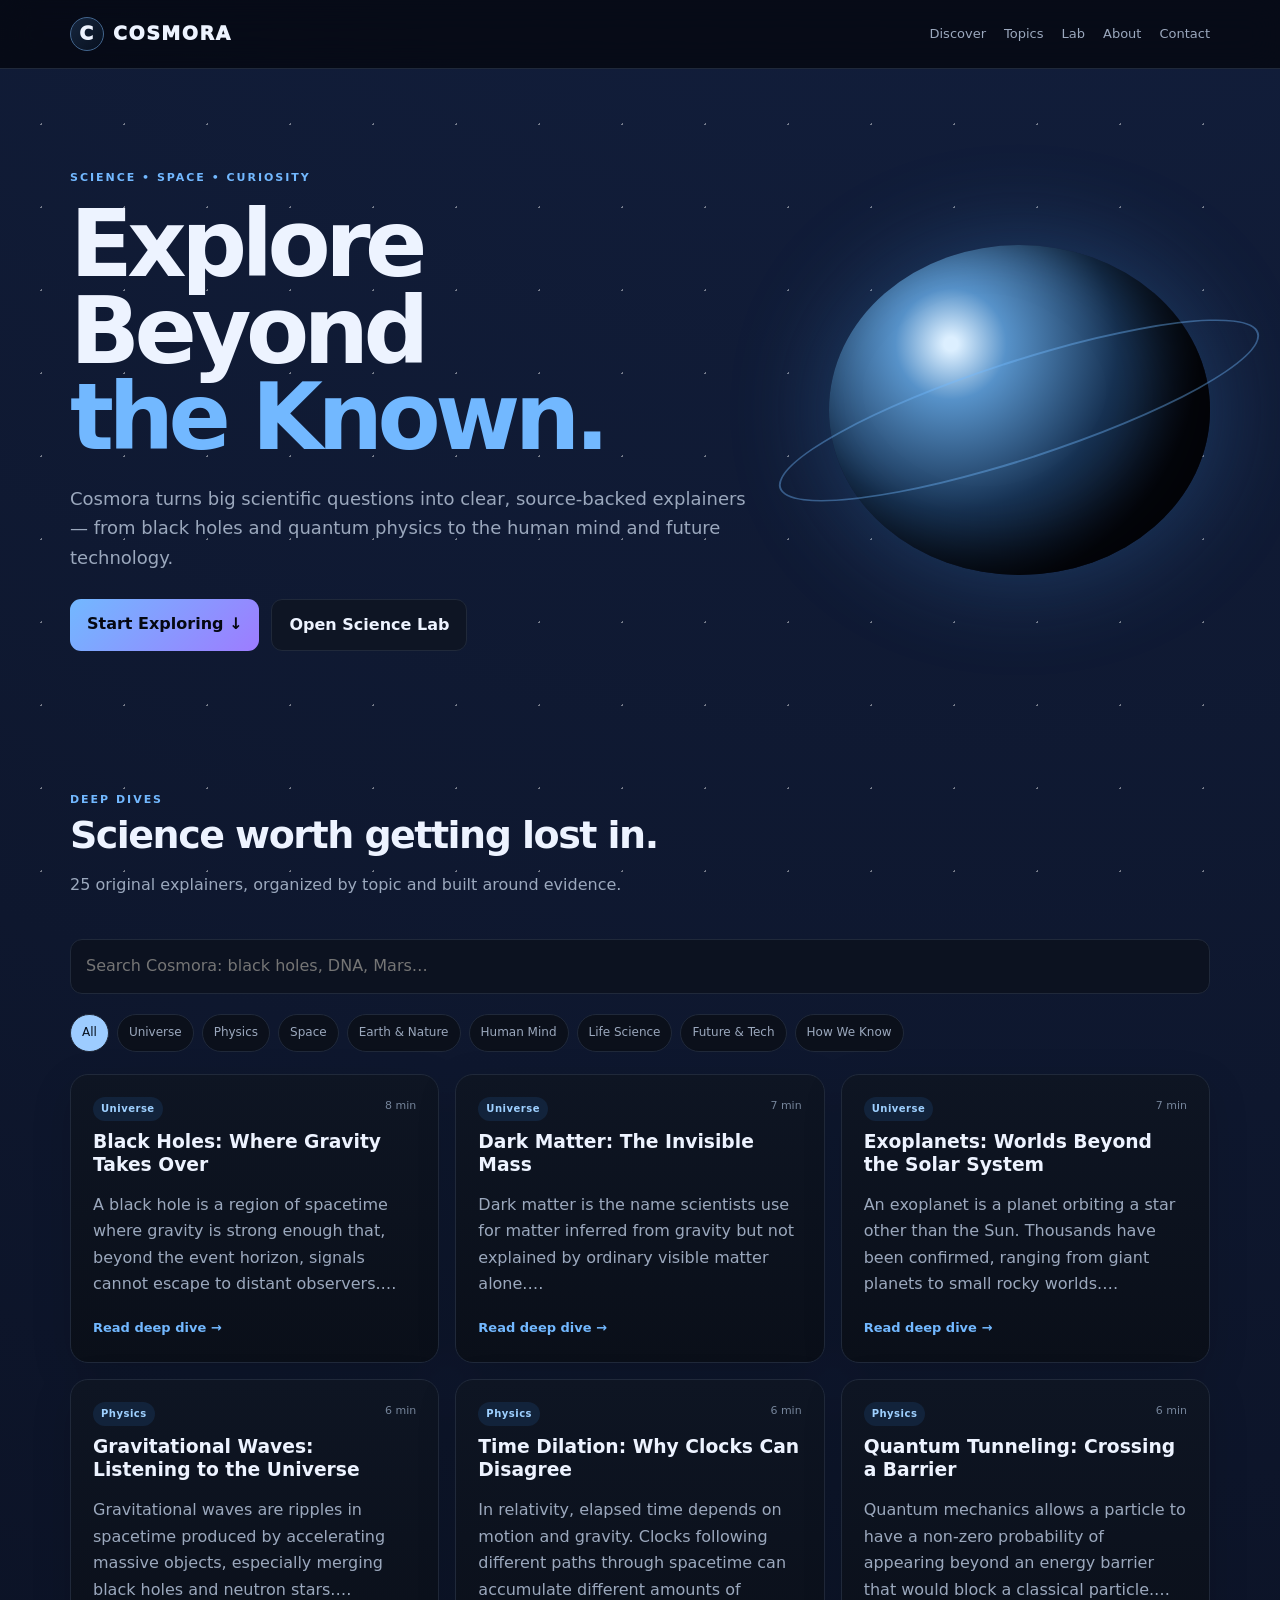
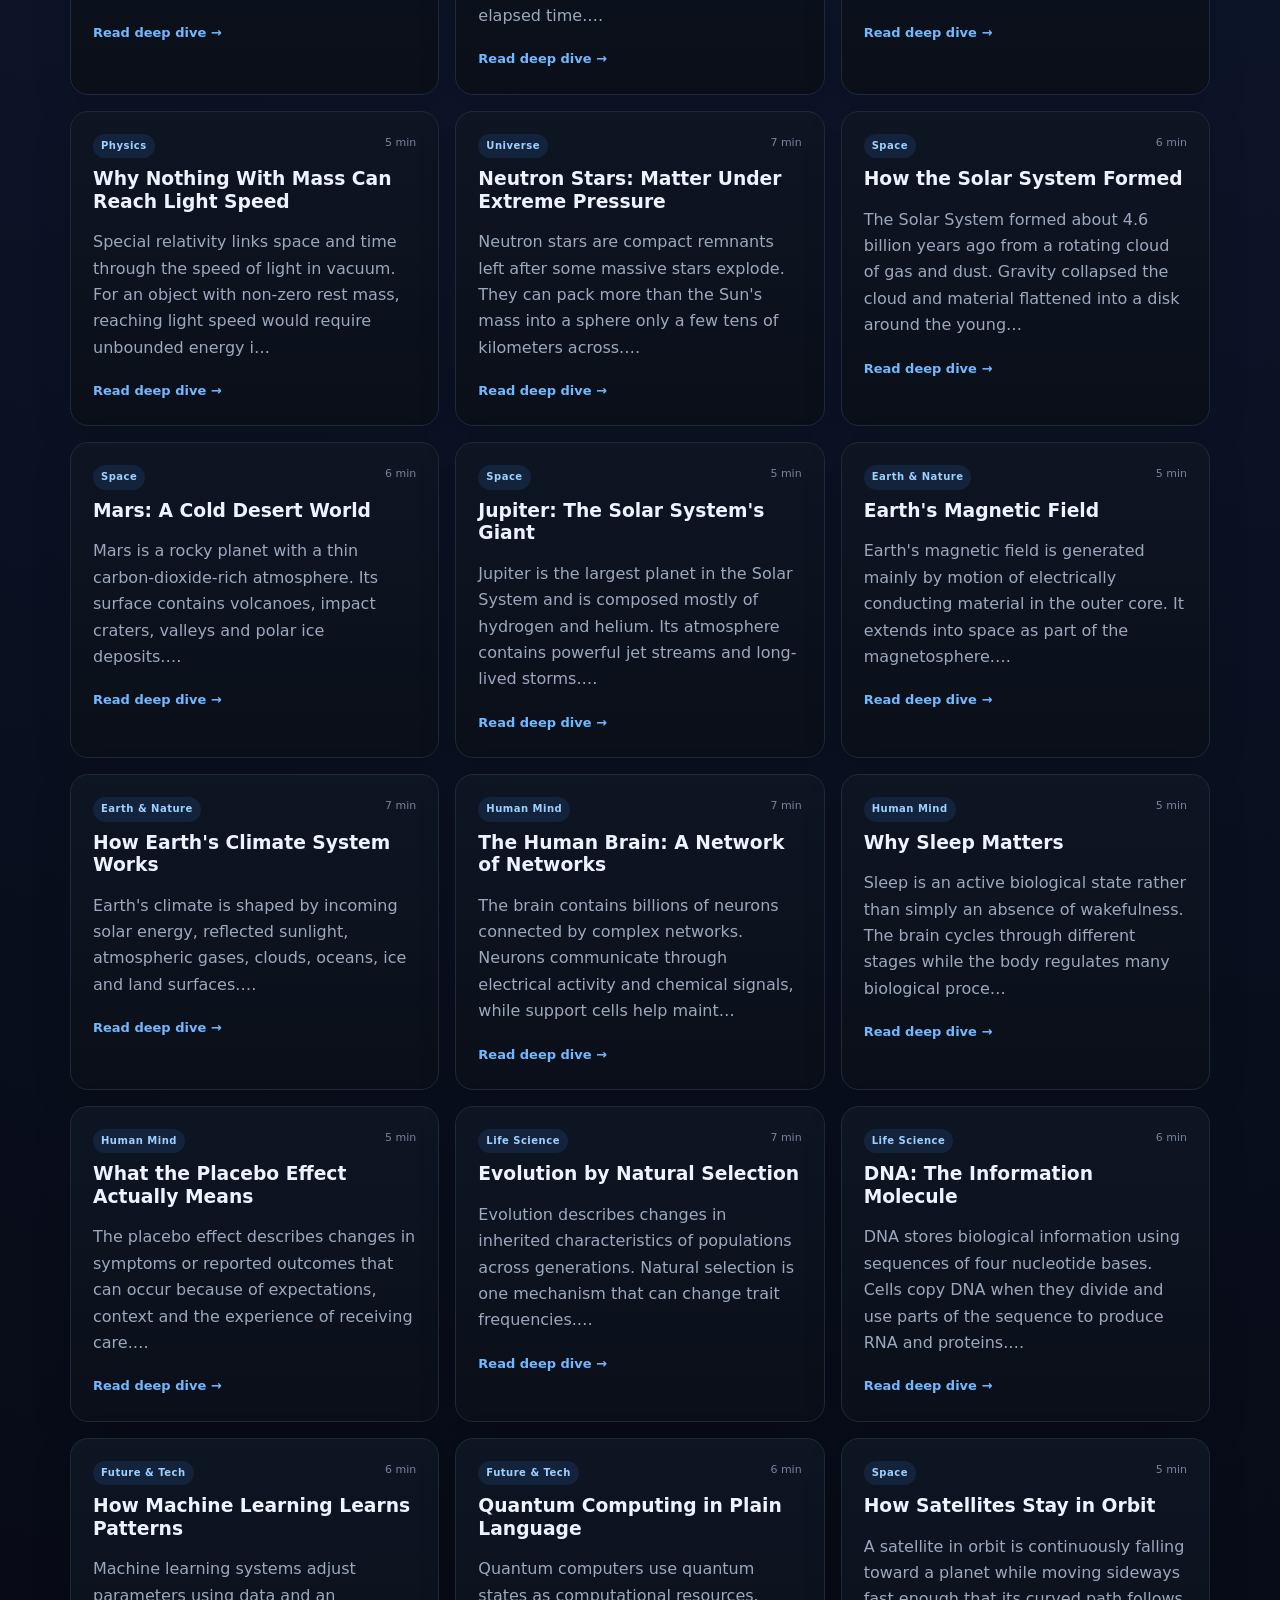
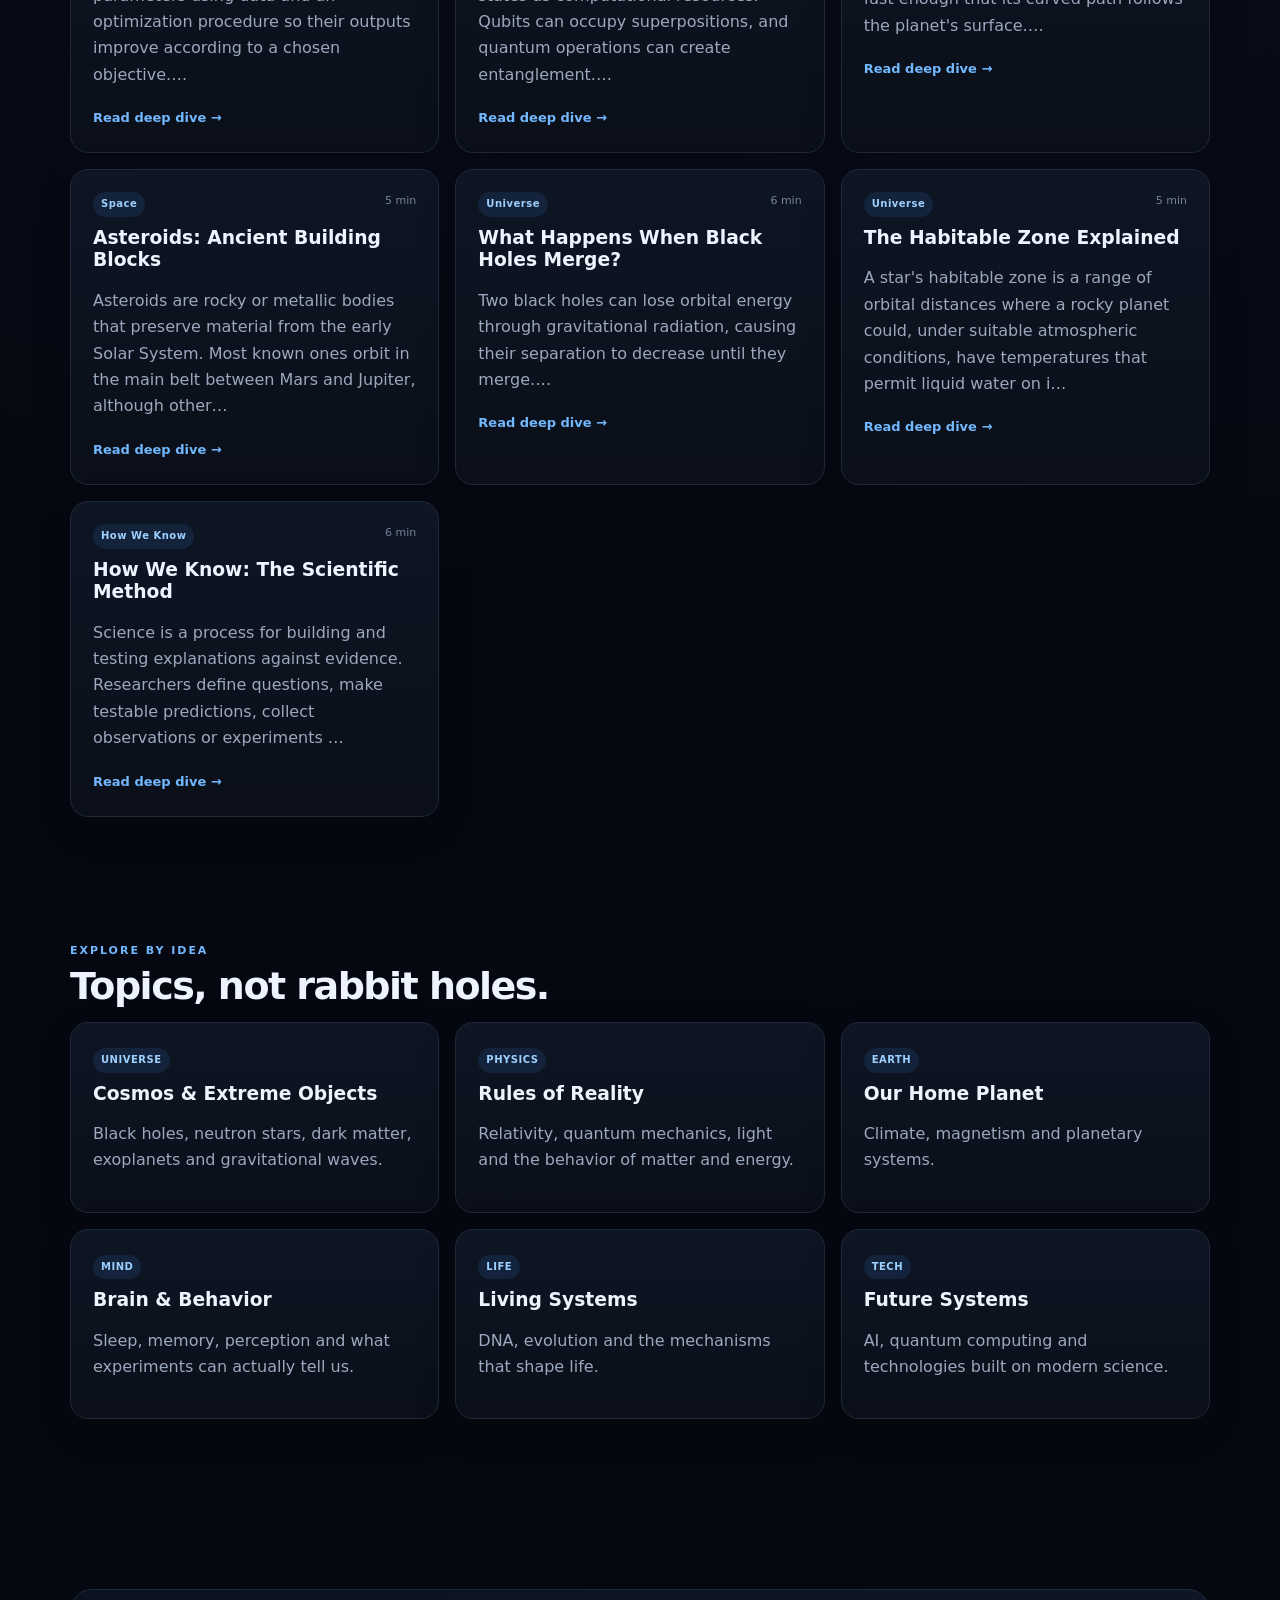
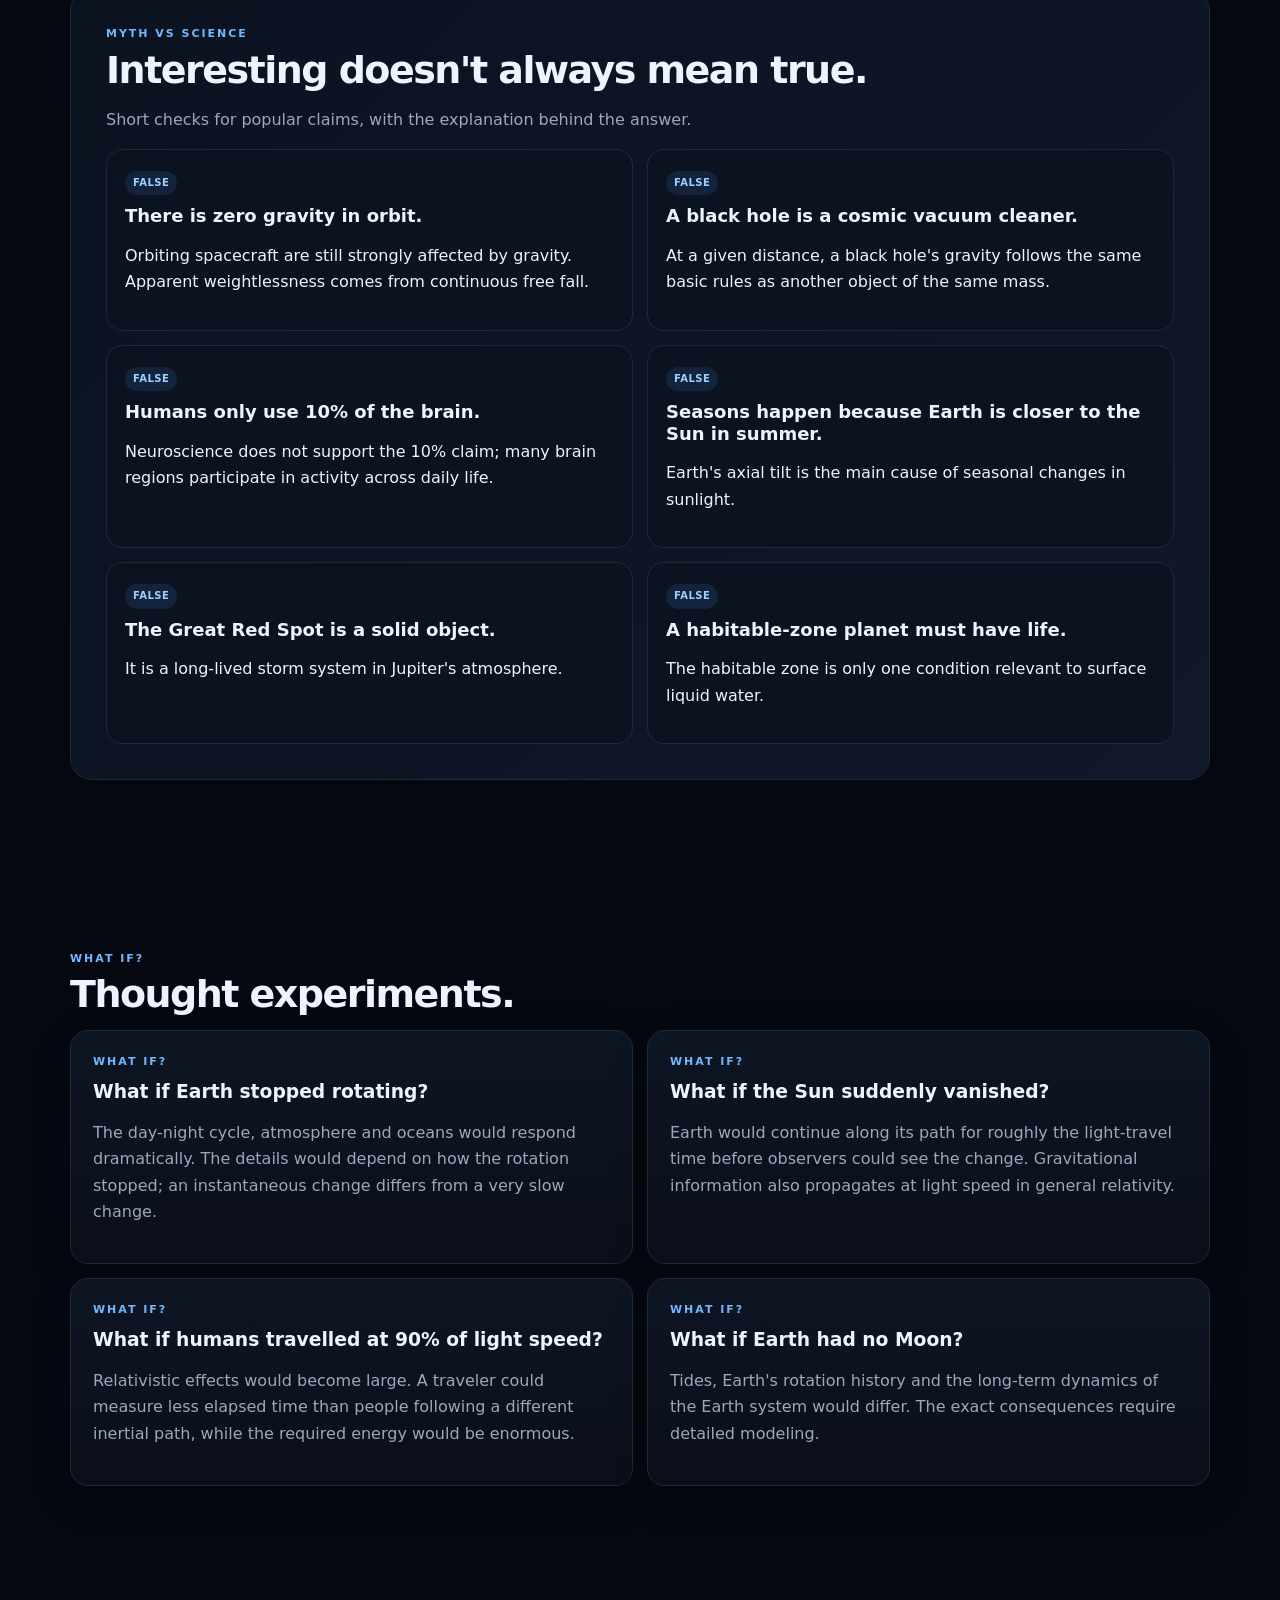
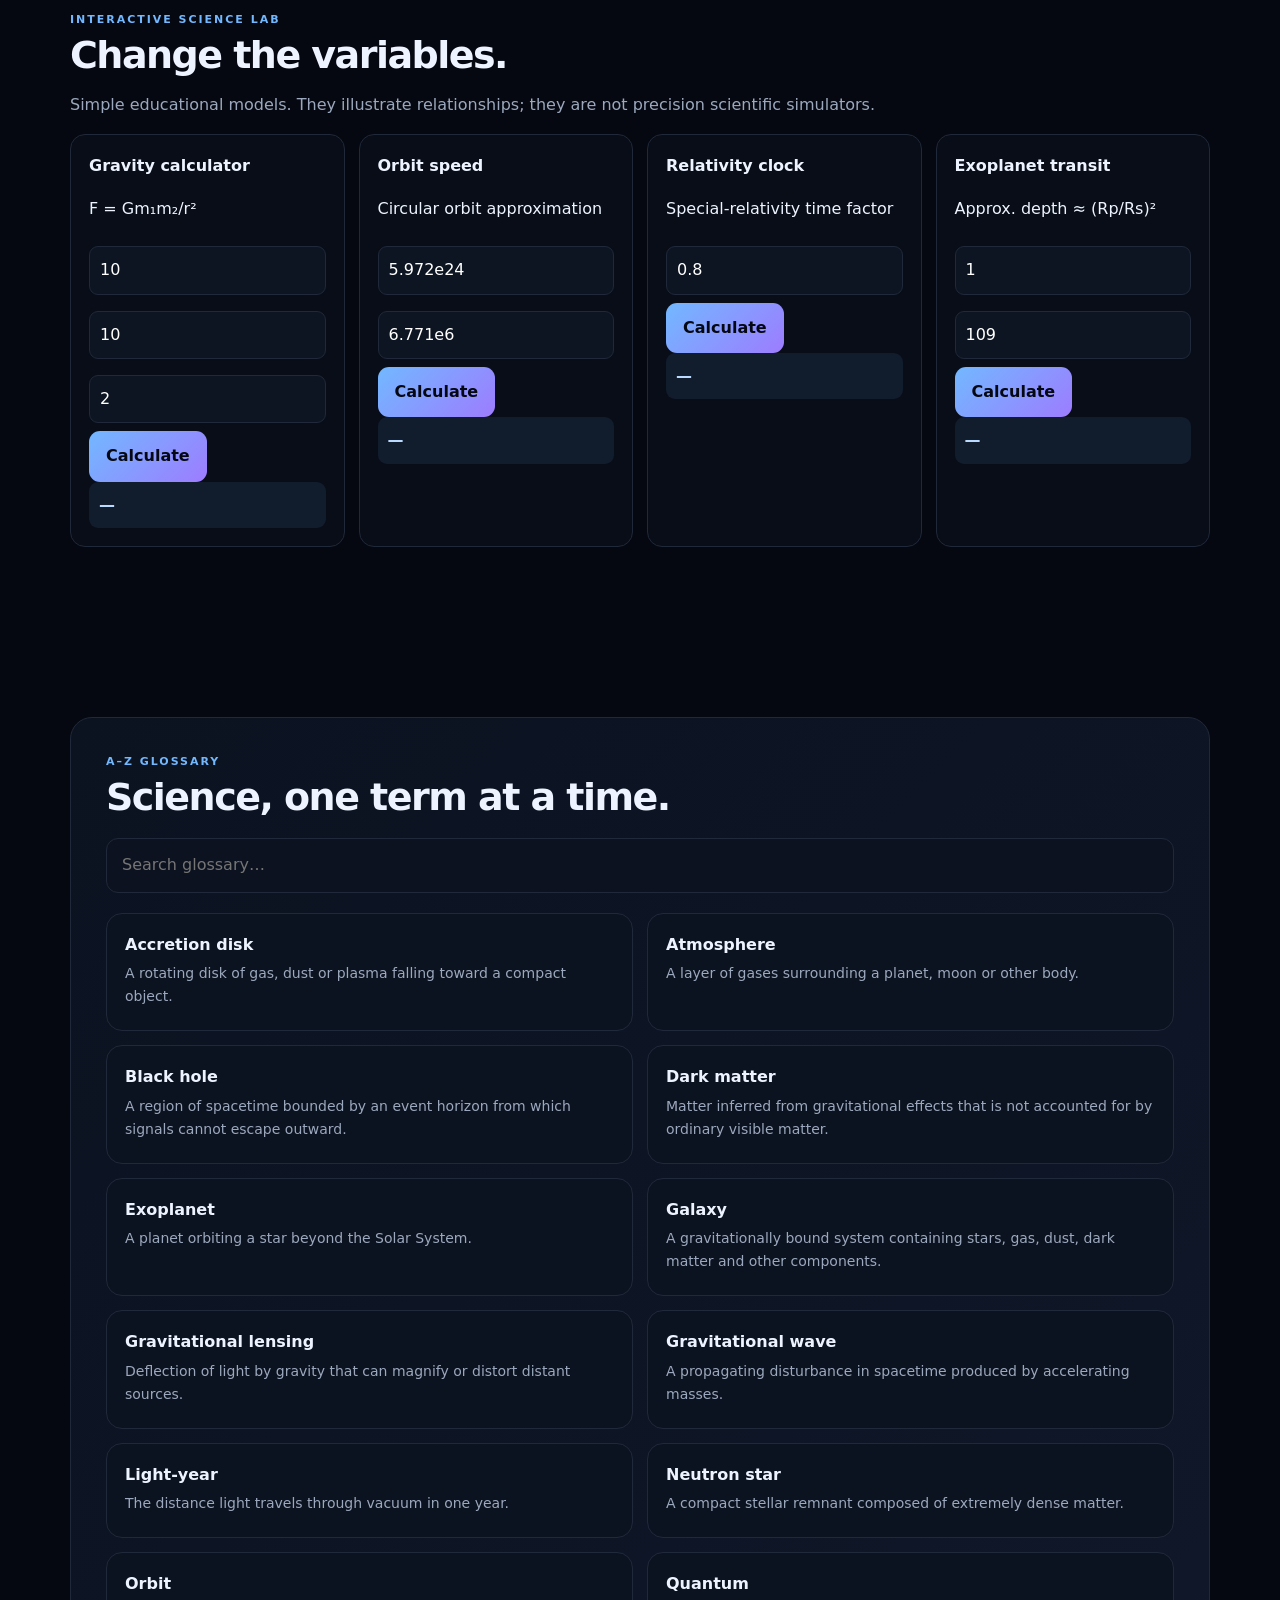
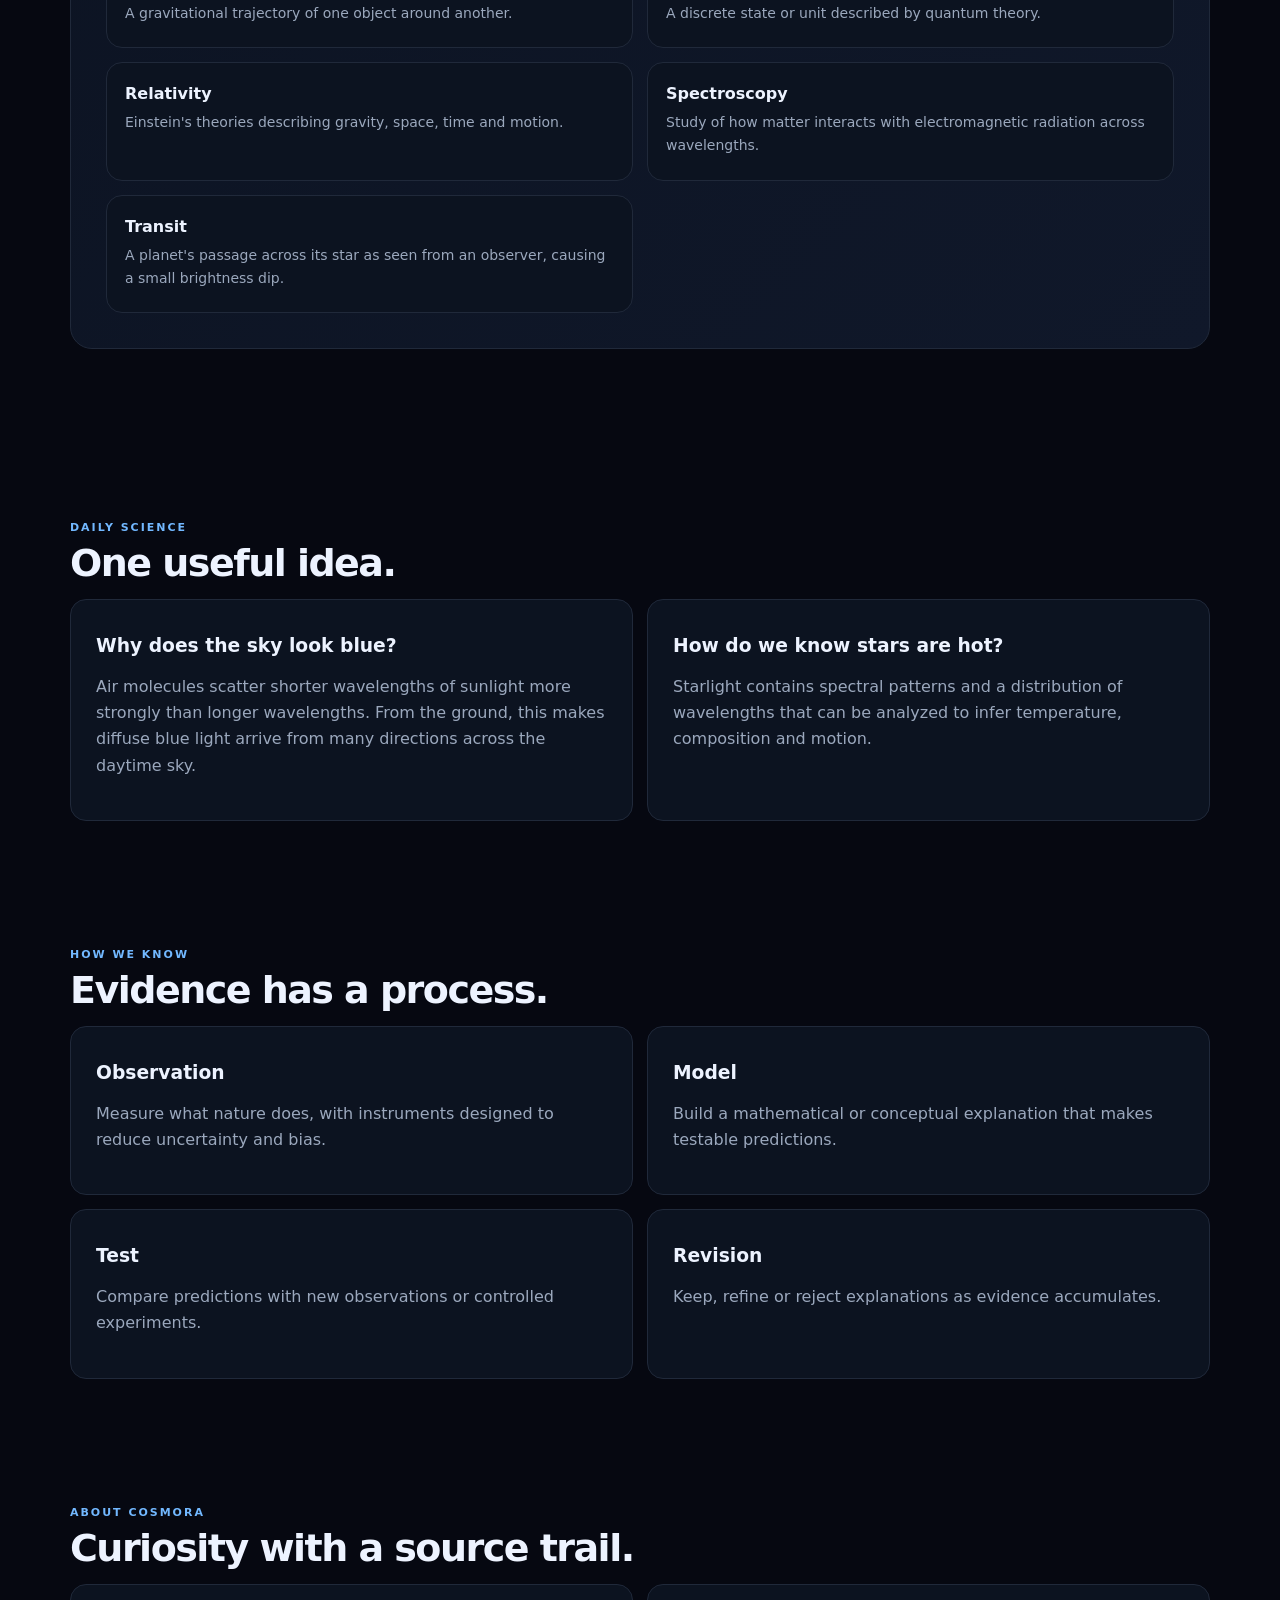
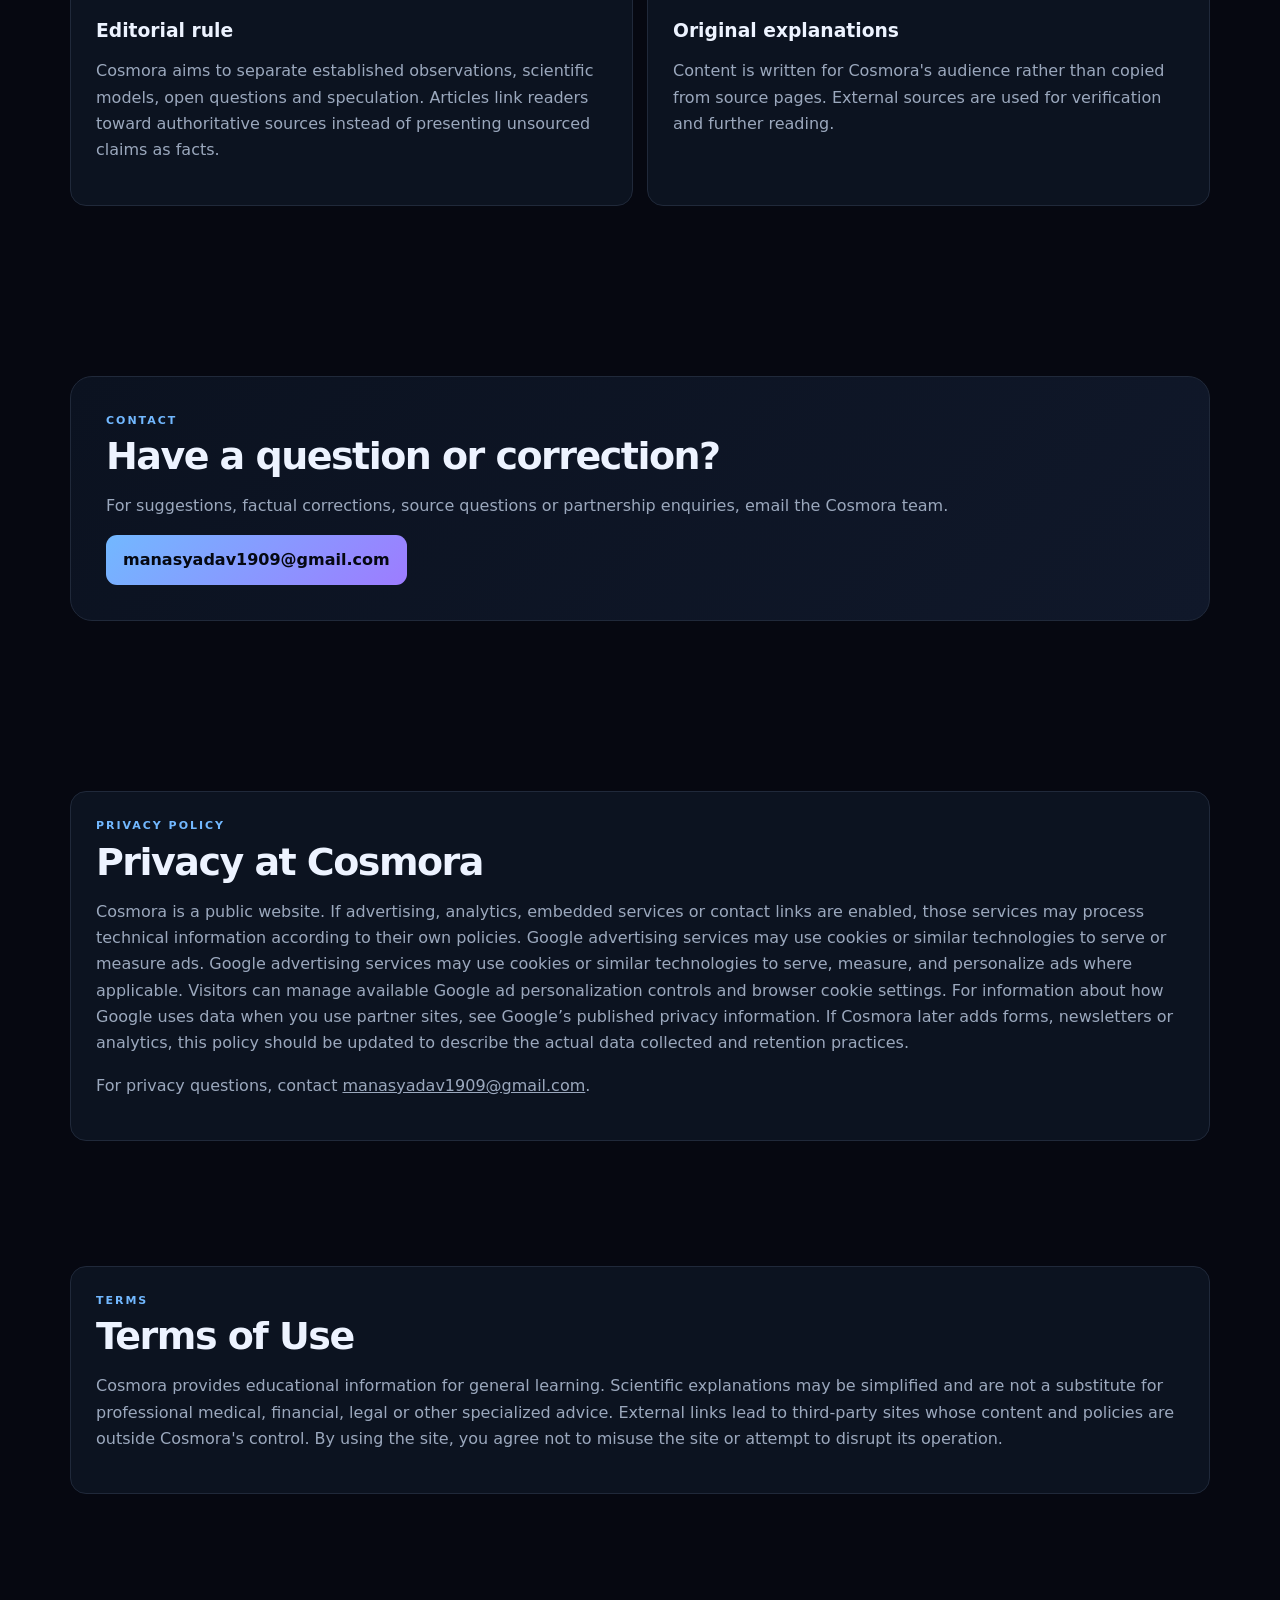
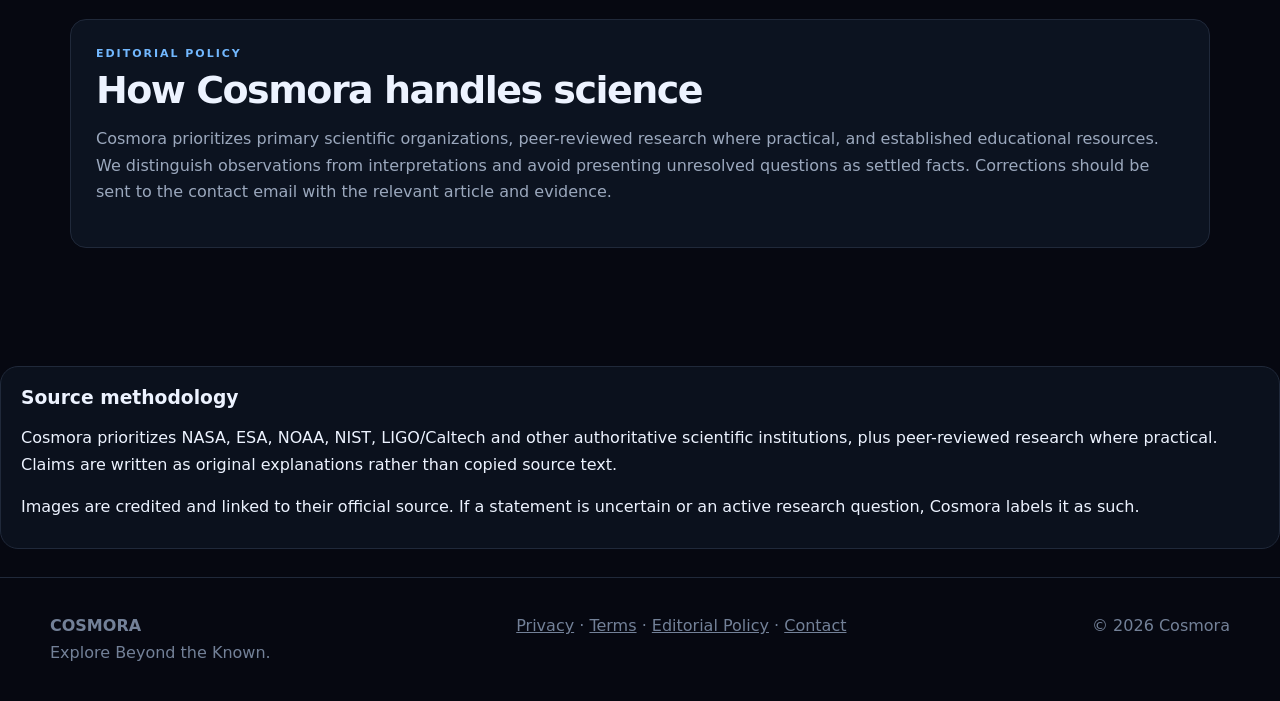
<file: index.html>
<!doctype html>
<html lang="en">
<head>
<meta charset="utf-8"><meta name="viewport" content="width=device-width,initial-scale=1">
<meta name="description" content="Cosmora — science, space, physics, human mind and technology explained with evidence, sources and interactive experiments.">
<meta name="theme-color" content="#070a12">
<title>Cosmora — Explore Beyond the Known</title>
<meta name="robots" content="index,follow,max-image-preview:large">
<meta name="author" content="Cosmora Science Desk">
<meta name="keywords" content="science, space, physics, astronomy, earth science, human mind, technology, science explained">
<link rel="canonical" href="https://ffcodevault.shop/">
<meta property="og:type" content="website">
<meta property="og:title" content="Cosmora — Explore Beyond the Known">
<meta property="og:description" content="Evidence-first explanations of space, physics, Earth, mind, life and future technology.">
<meta property="og:url" content="https://ffcodevault.shop/">

<script async src="https://pagead2.googlesyndication.com/pagead/js/adsbygoogle.js?client=ca-pub-2169731973730266" crossorigin="anonymous"></script>
<style>
:root{--bg:#060811;--panel:#0d1220;--line:#20293a;--text:#edf3ff;--muted:#9ba8bd;--accent:#72b8ff;--max:1180px}
*{box-sizing:border-box}html{scroll-behavior:smooth}body{margin:0;background:radial-gradient(circle at 75% -10%,#152447 0,transparent 38%),var(--bg);color:var(--text);font-family:Inter,system-ui,-apple-system,Segoe UI,Roboto,Arial,sans-serif;line-height:1.65}a{color:inherit}button,input{font:inherit}.stars{position:fixed;inset:0;pointer-events:none;opacity:.42;background-image:radial-gradient(#fff 1px,transparent 1px);background-size:83px 83px;animation:drift 28s linear infinite;z-index:-1}@keyframes drift{to{background-position:83px 83px}}
header{position:sticky;top:0;z-index:20;background:rgba(6,8,17,.82);backdrop-filter:blur(16px);border-bottom:1px solid var(--line)}.nav{max-width:var(--max);margin:auto;min-height:68px;padding:0 20px;display:flex;align-items:center;gap:26px}.brand{font-weight:950;letter-spacing:.08em;font-size:19px;text-decoration:none;white-space:nowrap}.brand i{display:inline-grid;place-items:center;width:34px;height:34px;border:1px solid #42658d;border-radius:50%;margin-right:9px;font-style:normal;background:linear-gradient(135deg,#16263e,#07101f)}nav{margin-left:auto;display:flex;gap:18px;flex-wrap:wrap}nav a{text-decoration:none;color:var(--muted);font-size:13px}nav a:hover{color:#fff}
.hero{max-width:var(--max);margin:auto;padding:100px 20px 80px;display:grid;grid-template-columns:1.3fr .7fr;gap:50px;align-items:center}.eyebrow{color:var(--accent);font-size:11px;font-weight:900;letter-spacing:.18em}h1{font-size:clamp(48px,8vw,92px);line-height:.94;letter-spacing:-.06em;margin:15px 0 22px}h1 span{color:var(--accent)}.hero p{font-size:18px;color:var(--muted);max-width:690px}.actions{display:flex;gap:12px;flex-wrap:wrap;margin-top:26px}.btn{display:inline-block;padding:12px 17px;border-radius:11px;border:1px solid var(--line);text-decoration:none;background:#0e1524;font-weight:800;cursor:pointer;color:inherit}.btn.primary{background:linear-gradient(135deg,#72b8ff,#9d7cff);color:#050812;border:0}.planet{height:330px;border-radius:50%;background:radial-gradient(circle at 32% 30%,#dcefff 0 2%,#5792c9 16%,#173253 48%,#050811 72%);box-shadow:0 0 100px #3e8bd655,inset -35px -20px 55px #0009;position:relative;animation:float 5s ease-in-out infinite}.planet:after{content:"";position:absolute;inset:35% -16%;border:2px solid #72b8ff66;border-radius:50%;transform:rotate(-18deg)}@keyframes float{50%{transform:translateY(-12px)}}
.wrap{max-width:var(--max);margin:auto;padding:35px 20px 90px}.section-head{display:flex;justify-content:space-between;gap:20px;align-items:end;margin:25px 0}h2{font-size:38px;line-height:1.05;letter-spacing:-.04em;margin:7px 0 15px}h3{line-height:1.2;margin:10px 0}.muted{color:var(--muted)}.searchbar{display:flex;gap:10px;flex-wrap:wrap;margin:20px 0}.searchbar input{flex:1;min-width:220px;background:#0c1220;color:#fff;border:1px solid var(--line);border-radius:12px;padding:13px 15px;outline:none}.filters{display:flex;gap:8px;flex-wrap:wrap;margin-bottom:22px}.filter{border:1px solid var(--line);background:#0b101b;color:var(--muted);padding:8px 11px;border-radius:999px;cursor:pointer;font-size:12px}.filter.active{color:#07101d;background:#9dccff}.grid{display:grid;grid-template-columns:repeat(3,1fr);gap:16px}.card{background:linear-gradient(180deg,#0e1523,#0a0f19);border:1px solid var(--line);border-radius:18px;padding:22px;transition:.25s;box-shadow:0 12px 40px #0002}.card:hover{transform:translateY(-4px);border-color:#385477}.article-card{cursor:pointer;min-height:245px}.card-top{display:flex;justify-content:space-between;color:#75849a;font-size:11px}.pill{display:inline-block;padding:4px 8px;border-radius:999px;background:#12233b;color:#9ed0ff;font-size:10px;font-weight:900;letter-spacing:.05em}.card p,.article-body p,.info p{color:var(--muted)}.read{color:var(--accent);font-weight:800;font-size:13px}.band{margin:45px 0;padding:35px;border:1px solid var(--line);border-radius:22px;background:linear-gradient(135deg,#0b1220,#10182a)}.lab-grid{display:grid;grid-template-columns:repeat(4,1fr);gap:14px}.lab-box{background:#080d17;border:1px solid var(--line);border-radius:15px;padding:18px}.lab-box input{width:100%;margin:8px 0;padding:10px;border-radius:9px;background:#0d1522;border:1px solid var(--line);color:#fff}.result{padding:10px;border-radius:9px;background:#111c2d;color:#b9d9ff;font-weight:800;min-height:44px}.article-page{display:none;max-width:var(--max);margin:auto;padding:80px 20px}.article-page.active{display:block}.article-head{max-width:850px;margin-bottom:30px}.article-head h1{font-size:clamp(42px,6vw,72px)}.meta{color:#738198;font-size:13px}.article-layout{display:grid;grid-template-columns:minmax(0,800px) 220px;gap:50px}.article-body h2{font-size:28px;margin-top:34px}.takeaway{border-left:3px solid var(--accent);padding:17px 20px;background:#0c1524;border-radius:0 13px 13px 0;margin:22px 0}.takeaway p{margin:5px 0}.toc{position:sticky;top:95px;height:max-content;display:flex;flex-direction:column;gap:9px;color:var(--muted);font-size:13px}.toc b{color:#fff}.sourcebox{display:flex;flex-direction:column;gap:6px;margin-top:35px;padding:16px;border:1px solid var(--line);border-radius:13px;background:#0a101b}.sourcebox a{color:var(--accent);overflow-wrap:anywhere;font-size:12px}.myth-grid,.what-grid,.gloss-grid,.info-grid{display:grid;grid-template-columns:repeat(2,1fr);gap:14px}.myth,.gloss,.info{padding:18px;border:1px solid var(--line);border-radius:16px;background:#0c1320}.myth h3{font-size:18px}.gloss p{margin:4px 0;color:var(--muted);font-size:14px}.info{padding:25px}.progress{position:fixed;top:0;left:0;height:3px;background:linear-gradient(90deg,#72b8ff,#a978ff);width:0;z-index:50}footer{border-top:1px solid var(--line);padding:35px 20px;color:#738198}footer .foot{max-width:var(--max);margin:auto;display:flex;justify-content:space-between;gap:20px;flex-wrap:wrap}
@media(max-width:850px){.hero{grid-template-columns:1fr}.planet{width:260px;height:260px;margin:auto}.grid{grid-template-columns:1fr 1fr}.article-layout{grid-template-columns:1fr}.toc{position:static;order:-1}.lab-grid{grid-template-columns:1fr 1fr}}@media(max-width:560px){nav a:nth-child(4),nav a:nth-child(5){display:none}.hero{padding-top:65px}h2{font-size:30px}.grid,.myth-grid,.what-grid,.gloss-grid,.info-grid{grid-template-columns:1fr}.lab-grid{grid-template-columns:1fr}.planet{width:220px;height:220px}}

.skip-link{position:fixed;left:12px;top:12px;z-index:9999;transform:translateY(-180%);padding:10px 14px;border-radius:10px;background:#fff;color:#07101d;font-weight:800}.skip-link:focus{transform:none}.site-note{max-width:var(--max);margin:0 auto 24px;padding:12px 16px;border:1px solid var(--line);border-radius:14px;background:rgba(13,18,32,.75);color:var(--muted);font-size:13px}.article-meta{display:flex;gap:8px;flex-wrap:wrap;margin:8px 0 18px;color:var(--muted);font-size:12px}.article-meta span{padding:4px 8px;border:1px solid var(--line);border-radius:999px}.source-box{margin:28px 0;padding:20px;border:1px solid var(--line);border-radius:18px;background:#0b111d}.source-box h3{margin-top:0}.source-box p{margin-bottom:8px}.footer-trust{max-width:var(--max);margin:30px auto;padding:24px 20px;border-top:1px solid var(--line);color:var(--muted);font-size:13px}.footer-trust a{color:var(--text)}
</style>
<style>.article-image{margin:24px 0 30px;border:1px solid var(--line);border-radius:18px;overflow:hidden;background:#070b12}.article-image img{display:block;width:100%;max-height:480px;object-fit:cover}.article-image figcaption{padding:10px 14px;color:#7f8da1;font-size:11px}.article-image a{color:var(--accent)}.img-fallback{padding:30px;text-align:center;color:#8b98aa}.visual-note{margin:10px 0 20px;color:#7f8da1;font-size:12px}</style><script type="application/ld+json">{"@context":"https://schema.org","@type":"WebSite","name":"Cosmora","url":"https://ffcodevault.shop/","description":"Evidence-first explanations of science, space, physics, Earth, mind, life and technology.","publisher":{"@type":"Organization","name":"Cosmora Science Desk"},"inLanguage":"en"}</script>
</head>
<a class="skip-link" href="#main">Skip to main content</a><body>
<div class="stars"></div><div class="progress" id="progress"></div>
<header><div class="nav"><a class="brand" href="#home" onclick="showHome()"><i>C</i>COSMORA</a><nav><a href="#articles" onclick="showHome()">Discover</a><a href="#topics" onclick="showHome()">Topics</a><a href="#lab" onclick="showHome()">Lab</a><a href="#about" onclick="showHome()">About</a><a href="#contact" onclick="showHome()">Contact</a></nav></div></header>

<main id="main" id="home">
<section class="hero" id="hero"><div><div class="eyebrow">SCIENCE • SPACE • CURIOSITY</div><h1>Explore Beyond<br><span>the Known.</span></h1><p>Cosmora turns big scientific questions into clear, source-backed explainers — from black holes and quantum physics to the human mind and future technology.</p><div class="actions"><a class="btn primary" href="#articles">Start Exploring ↓</a><a class="btn" href="#lab">Open Science Lab</a></div></div><div class="planet" aria-label="Stylized planet animation"></div></section>

<section class="wrap" id="articles"><div class="section-head"><div><div class="eyebrow">DEEP DIVES</div><h2>Science worth getting lost in.</h2><p class="muted">25 original explainers, organized by topic and built around evidence.</p></div></div>
<div class="searchbar"><input id="search" placeholder="Search Cosmora: black holes, DNA, Mars…" oninput="filterArticles()"></div>
<div class="filters" id="filters"><button class="filter active" onclick="setFilter(this,'All')">All</button><button class="filter " onclick="setFilter(this,'Universe')">Universe</button><button class="filter " onclick="setFilter(this,'Physics')">Physics</button><button class="filter " onclick="setFilter(this,'Space')">Space</button><button class="filter " onclick="setFilter(this,'Earth &amp; Nature')">Earth &amp; Nature</button><button class="filter " onclick="setFilter(this,'Human Mind')">Human Mind</button><button class="filter " onclick="setFilter(this,'Life Science')">Life Science</button><button class="filter " onclick="setFilter(this,'Future &amp; Tech')">Future &amp; Tech</button><button class="filter " onclick="setFilter(this,'How We Know')">How We Know</button></div><div class="grid" id="articleGrid"><article class="card article-card" data-cat="Universe" data-title="black holes: where gravity takes over" onclick="openArticle('black-holes')"><div class="card-top"><span class="pill">Universe</span><span>8 min</span></div><h3>Black Holes: Where Gravity Takes Over</h3><p>A black hole is a region of spacetime where gravity is strong enough that, beyond the event horizon, signals cannot escape to distant observers.…</p><span class="read">Read deep dive →</span></article>
<article class="card article-card" data-cat="Universe" data-title="dark matter: the invisible mass" onclick="openArticle('dark-matter')"><div class="card-top"><span class="pill">Universe</span><span>7 min</span></div><h3>Dark Matter: The Invisible Mass</h3><p>Dark matter is the name scientists use for matter inferred from gravity but not explained by ordinary visible matter alone.…</p><span class="read">Read deep dive →</span></article>
<article class="card article-card" data-cat="Universe" data-title="exoplanets: worlds beyond the solar system" onclick="openArticle('exoplanets')"><div class="card-top"><span class="pill">Universe</span><span>7 min</span></div><h3>Exoplanets: Worlds Beyond the Solar System</h3><p>An exoplanet is a planet orbiting a star other than the Sun. Thousands have been confirmed, ranging from giant planets to small rocky worlds.…</p><span class="read">Read deep dive →</span></article>
<article class="card article-card" data-cat="Physics" data-title="gravitational waves: listening to the universe" onclick="openArticle('gravitational-waves')"><div class="card-top"><span class="pill">Physics</span><span>6 min</span></div><h3>Gravitational Waves: Listening to the Universe</h3><p>Gravitational waves are ripples in spacetime produced by accelerating massive objects, especially merging black holes and neutron stars.…</p><span class="read">Read deep dive →</span></article>
<article class="card article-card" data-cat="Physics" data-title="time dilation: why clocks can disagree" onclick="openArticle('time-dilation')"><div class="card-top"><span class="pill">Physics</span><span>6 min</span></div><h3>Time Dilation: Why Clocks Can Disagree</h3><p>In relativity, elapsed time depends on motion and gravity. Clocks following different paths through spacetime can accumulate different amounts of elapsed time.…</p><span class="read">Read deep dive →</span></article>
<article class="card article-card" data-cat="Physics" data-title="quantum tunneling: crossing a barrier" onclick="openArticle('quantum-tunneling')"><div class="card-top"><span class="pill">Physics</span><span>6 min</span></div><h3>Quantum Tunneling: Crossing a Barrier</h3><p>Quantum mechanics allows a particle to have a non-zero probability of appearing beyond an energy barrier that would block a classical particle.…</p><span class="read">Read deep dive →</span></article>
<article class="card article-card" data-cat="Physics" data-title="why nothing with mass can reach light speed" onclick="openArticle('speed-of-light')"><div class="card-top"><span class="pill">Physics</span><span>5 min</span></div><h3>Why Nothing With Mass Can Reach Light Speed</h3><p>Special relativity links space and time through the speed of light in vacuum. For an object with non-zero rest mass, reaching light speed would require unbounded energy i…</p><span class="read">Read deep dive →</span></article>
<article class="card article-card" data-cat="Universe" data-title="neutron stars: matter under extreme pressure" onclick="openArticle('neutron-stars')"><div class="card-top"><span class="pill">Universe</span><span>7 min</span></div><h3>Neutron Stars: Matter Under Extreme Pressure</h3><p>Neutron stars are compact remnants left after some massive stars explode. They can pack more than the Sun&#x27;s mass into a sphere only a few tens of kilometers across.…</p><span class="read">Read deep dive →</span></article>
<article class="card article-card" data-cat="Space" data-title="how the solar system formed" onclick="openArticle('solar-system')"><div class="card-top"><span class="pill">Space</span><span>6 min</span></div><h3>How the Solar System Formed</h3><p>The Solar System formed about 4.6 billion years ago from a rotating cloud of gas and dust. Gravity collapsed the cloud and material flattened into a disk around the young…</p><span class="read">Read deep dive →</span></article>
<article class="card article-card" data-cat="Space" data-title="mars: a cold desert world" onclick="openArticle('mars')"><div class="card-top"><span class="pill">Space</span><span>6 min</span></div><h3>Mars: A Cold Desert World</h3><p>Mars is a rocky planet with a thin carbon-dioxide-rich atmosphere. Its surface contains volcanoes, impact craters, valleys and polar ice deposits.…</p><span class="read">Read deep dive →</span></article>
<article class="card article-card" data-cat="Space" data-title="jupiter: the solar system&#x27;s giant" onclick="openArticle('jupiter')"><div class="card-top"><span class="pill">Space</span><span>5 min</span></div><h3>Jupiter: The Solar System&#x27;s Giant</h3><p>Jupiter is the largest planet in the Solar System and is composed mostly of hydrogen and helium. Its atmosphere contains powerful jet streams and long-lived storms.…</p><span class="read">Read deep dive →</span></article>
<article class="card article-card" data-cat="Earth &amp; Nature" data-title="earth&#x27;s magnetic field" onclick="openArticle('earth-magnetic-field')"><div class="card-top"><span class="pill">Earth &amp; Nature</span><span>5 min</span></div><h3>Earth&#x27;s Magnetic Field</h3><p>Earth&#x27;s magnetic field is generated mainly by motion of electrically conducting material in the outer core. It extends into space as part of the magnetosphere.…</p><span class="read">Read deep dive →</span></article>
<article class="card article-card" data-cat="Earth &amp; Nature" data-title="how earth&#x27;s climate system works" onclick="openArticle('climate-system')"><div class="card-top"><span class="pill">Earth &amp; Nature</span><span>7 min</span></div><h3>How Earth&#x27;s Climate System Works</h3><p>Earth&#x27;s climate is shaped by incoming solar energy, reflected sunlight, atmospheric gases, clouds, oceans, ice and land surfaces.…</p><span class="read">Read deep dive →</span></article>
<article class="card article-card" data-cat="Human Mind" data-title="the human brain: a network of networks" onclick="openArticle('human-brain')"><div class="card-top"><span class="pill">Human Mind</span><span>7 min</span></div><h3>The Human Brain: A Network of Networks</h3><p>The brain contains billions of neurons connected by complex networks. Neurons communicate through electrical activity and chemical signals, while support cells help maint…</p><span class="read">Read deep dive →</span></article>
<article class="card article-card" data-cat="Human Mind" data-title="why sleep matters" onclick="openArticle('sleep')"><div class="card-top"><span class="pill">Human Mind</span><span>5 min</span></div><h3>Why Sleep Matters</h3><p>Sleep is an active biological state rather than simply an absence of wakefulness. The brain cycles through different stages while the body regulates many biological proce…</p><span class="read">Read deep dive →</span></article>
<article class="card article-card" data-cat="Human Mind" data-title="what the placebo effect actually means" onclick="openArticle('placebo-effect')"><div class="card-top"><span class="pill">Human Mind</span><span>5 min</span></div><h3>What the Placebo Effect Actually Means</h3><p>The placebo effect describes changes in symptoms or reported outcomes that can occur because of expectations, context and the experience of receiving care.…</p><span class="read">Read deep dive →</span></article>
<article class="card article-card" data-cat="Life Science" data-title="evolution by natural selection" onclick="openArticle('evolution')"><div class="card-top"><span class="pill">Life Science</span><span>7 min</span></div><h3>Evolution by Natural Selection</h3><p>Evolution describes changes in inherited characteristics of populations across generations. Natural selection is one mechanism that can change trait frequencies.…</p><span class="read">Read deep dive →</span></article>
<article class="card article-card" data-cat="Life Science" data-title="dna: the information molecule" onclick="openArticle('dna')"><div class="card-top"><span class="pill">Life Science</span><span>6 min</span></div><h3>DNA: The Information Molecule</h3><p>DNA stores biological information using sequences of four nucleotide bases. Cells copy DNA when they divide and use parts of the sequence to produce RNA and proteins.…</p><span class="read">Read deep dive →</span></article>
<article class="card article-card" data-cat="Future &amp; Tech" data-title="how machine learning learns patterns" onclick="openArticle('machine-learning')"><div class="card-top"><span class="pill">Future &amp; Tech</span><span>6 min</span></div><h3>How Machine Learning Learns Patterns</h3><p>Machine learning systems adjust parameters using data and an optimization procedure so their outputs improve according to a chosen objective.…</p><span class="read">Read deep dive →</span></article>
<article class="card article-card" data-cat="Future &amp; Tech" data-title="quantum computing in plain language" onclick="openArticle('quantum-computing')"><div class="card-top"><span class="pill">Future &amp; Tech</span><span>6 min</span></div><h3>Quantum Computing in Plain Language</h3><p>Quantum computers use quantum states as computational resources. Qubits can occupy superpositions, and quantum operations can create entanglement.…</p><span class="read">Read deep dive →</span></article>
<article class="card article-card" data-cat="Space" data-title="how satellites stay in orbit" onclick="openArticle('satellites')"><div class="card-top"><span class="pill">Space</span><span>5 min</span></div><h3>How Satellites Stay in Orbit</h3><p>A satellite in orbit is continuously falling toward a planet while moving sideways fast enough that its curved path follows the planet&#x27;s surface.…</p><span class="read">Read deep dive →</span></article>
<article class="card article-card" data-cat="Space" data-title="asteroids: ancient building blocks" onclick="openArticle('asteroids')"><div class="card-top"><span class="pill">Space</span><span>5 min</span></div><h3>Asteroids: Ancient Building Blocks</h3><p>Asteroids are rocky or metallic bodies that preserve material from the early Solar System. Most known ones orbit in the main belt between Mars and Jupiter, although other…</p><span class="read">Read deep dive →</span></article>
<article class="card article-card" data-cat="Universe" data-title="what happens when black holes merge?" onclick="openArticle('black-hole-mergers')"><div class="card-top"><span class="pill">Universe</span><span>6 min</span></div><h3>What Happens When Black Holes Merge?</h3><p>Two black holes can lose orbital energy through gravitational radiation, causing their separation to decrease until they merge.…</p><span class="read">Read deep dive →</span></article>
<article class="card article-card" data-cat="Universe" data-title="the habitable zone explained" onclick="openArticle('habitable-zone')"><div class="card-top"><span class="pill">Universe</span><span>5 min</span></div><h3>The Habitable Zone Explained</h3><p>A star&#x27;s habitable zone is a range of orbital distances where a rocky planet could, under suitable atmospheric conditions, have temperatures that permit liquid water on i…</p><span class="read">Read deep dive →</span></article>
<article class="card article-card" data-cat="How We Know" data-title="how we know: the scientific method" onclick="openArticle('scientific-method')"><div class="card-top"><span class="pill">How We Know</span><span>6 min</span></div><h3>How We Know: The Scientific Method</h3><p>Science is a process for building and testing explanations against evidence. Researchers define questions, make testable predictions, collect observations or experiments …</p><span class="read">Read deep dive →</span></article></div></section>

<section class="wrap" id="topics"><div class="eyebrow">EXPLORE BY IDEA</div><h2>Topics, not rabbit holes.</h2><div class="grid">
<div class="card" onclick="setTopic('Universe')"><span class="pill">UNIVERSE</span><h3>Cosmos & Extreme Objects</h3><p>Black holes, neutron stars, dark matter, exoplanets and gravitational waves.</p></div>
<div class="card" onclick="setTopic('Physics')"><span class="pill">PHYSICS</span><h3>Rules of Reality</h3><p>Relativity, quantum mechanics, light and the behavior of matter and energy.</p></div>
<div class="card" onclick="setTopic('Earth & Nature')"><span class="pill">EARTH</span><h3>Our Home Planet</h3><p>Climate, magnetism and planetary systems.</p></div>
<div class="card" onclick="setTopic('Human Mind')"><span class="pill">MIND</span><h3>Brain & Behavior</h3><p>Sleep, memory, perception and what experiments can actually tell us.</p></div>
<div class="card" onclick="setTopic('Life Science')"><span class="pill">LIFE</span><h3>Living Systems</h3><p>DNA, evolution and the mechanisms that shape life.</p></div>
<div class="card" onclick="setTopic('Future & Tech')"><span class="pill">TECH</span><h3>Future Systems</h3><p>AI, quantum computing and technologies built on modern science.</p></div>
</div></section>

<section class="wrap"><div class="band"><div class="eyebrow">MYTH VS SCIENCE</div><h2>Interesting doesn't always mean true.</h2><p class="muted">Short checks for popular claims, with the explanation behind the answer.</p><div class="myth-grid"><div class="myth"><span class="pill">FALSE</span><h3>There is zero gravity in orbit.</h3><p>Orbiting spacecraft are still strongly affected by gravity. Apparent weightlessness comes from continuous free fall.</p></div><div class="myth"><span class="pill">FALSE</span><h3>A black hole is a cosmic vacuum cleaner.</h3><p>At a given distance, a black hole&#x27;s gravity follows the same basic rules as another object of the same mass.</p></div><div class="myth"><span class="pill">FALSE</span><h3>Humans only use 10% of the brain.</h3><p>Neuroscience does not support the 10% claim; many brain regions participate in activity across daily life.</p></div><div class="myth"><span class="pill">FALSE</span><h3>Seasons happen because Earth is closer to the Sun in summer.</h3><p>Earth&#x27;s axial tilt is the main cause of seasonal changes in sunlight.</p></div><div class="myth"><span class="pill">FALSE</span><h3>The Great Red Spot is a solid object.</h3><p>It is a long-lived storm system in Jupiter&#x27;s atmosphere.</p></div><div class="myth"><span class="pill">FALSE</span><h3>A habitable-zone planet must have life.</h3><p>The habitable zone is only one condition relevant to surface liquid water.</p></div></div></div></section>

<section class="wrap"><div class="eyebrow">WHAT IF?</div><h2>Thought experiments.</h2><div class="what-grid"><article class="card"><div class="eyebrow">WHAT IF?</div><h3>What if Earth stopped rotating?</h3><p>The day-night cycle, atmosphere and oceans would respond dramatically. The details would depend on how the rotation stopped; an instantaneous change differs from a very slow change.</p></article><article class="card"><div class="eyebrow">WHAT IF?</div><h3>What if the Sun suddenly vanished?</h3><p>Earth would continue along its path for roughly the light-travel time before observers could see the change. Gravitational information also propagates at light speed in general relativity.</p></article><article class="card"><div class="eyebrow">WHAT IF?</div><h3>What if humans travelled at 90% of light speed?</h3><p>Relativistic effects would become large. A traveler could measure less elapsed time than people following a different inertial path, while the required energy would be enormous.</p></article><article class="card"><div class="eyebrow">WHAT IF?</div><h3>What if Earth had no Moon?</h3><p>Tides, Earth&#x27;s rotation history and the long-term dynamics of the Earth system would differ. The exact consequences require detailed modeling.</p></article></div></section>

<section class="wrap" id="lab"><div class="eyebrow">INTERACTIVE SCIENCE LAB</div><h2>Change the variables.</h2><p class="muted">Simple educational models. They illustrate relationships; they are not precision scientific simulators.</p>
<div class="lab-grid">
<div class="lab-box"><b>Gravity calculator</b><p class="modal-note">F = Gm₁m₂/r²</p><input id="m1" type="number" value="10" min="0"><input id="m2" type="number" value="10" min="0"><input id="dist" type="number" value="2" min="0.01" step="0.1"><button class="btn primary" onclick="gravity()">Calculate</button><div class="result" id="gout">—</div></div>
<div class="lab-box"><b>Orbit speed</b><p class="modal-note">Circular orbit approximation</p><input id="mass" type="number" value="5.972e24"><input id="radius" type="number" value="6.771e6"><button class="btn primary" onclick="orbit()">Calculate</button><div class="result" id="oout">—</div></div>
<div class="lab-box"><b>Relativity clock</b><p class="modal-note">Special-relativity time factor</p><input id="vel" type="number" value="0.8" min="0" max="0.999999" step="0.01"><button class="btn primary" onclick="dilation()">Calculate</button><div class="result" id="tout">—</div></div>
<div class="lab-box"><b>Exoplanet transit</b><p class="modal-note">Approx. depth ≈ (Rp/Rs)²</p><input id="rp" type="number" value="1" min="0" step=".1"><input id="rs" type="number" value="109" min=".1" step=".1"><button class="btn primary" onclick="transit()">Calculate</button><div class="result" id="eout">—</div></div>
</div></section>

<section class="wrap"><div class="band"><div class="eyebrow">A–Z GLOSSARY</div><h2>Science, one term at a time.</h2><div class="searchbar"><input id="glossSearch" placeholder="Search glossary…" oninput="filterGlossary()"></div><div class="gloss-grid" id="glossary"><div class="gloss"><b>Accretion disk</b><p>A rotating disk of gas, dust or plasma falling toward a compact object.</p></div><div class="gloss"><b>Atmosphere</b><p>A layer of gases surrounding a planet, moon or other body.</p></div><div class="gloss"><b>Black hole</b><p>A region of spacetime bounded by an event horizon from which signals cannot escape outward.</p></div><div class="gloss"><b>Dark matter</b><p>Matter inferred from gravitational effects that is not accounted for by ordinary visible matter.</p></div><div class="gloss"><b>Exoplanet</b><p>A planet orbiting a star beyond the Solar System.</p></div><div class="gloss"><b>Galaxy</b><p>A gravitationally bound system containing stars, gas, dust, dark matter and other components.</p></div><div class="gloss"><b>Gravitational lensing</b><p>Deflection of light by gravity that can magnify or distort distant sources.</p></div><div class="gloss"><b>Gravitational wave</b><p>A propagating disturbance in spacetime produced by accelerating masses.</p></div><div class="gloss"><b>Light-year</b><p>The distance light travels through vacuum in one year.</p></div><div class="gloss"><b>Neutron star</b><p>A compact stellar remnant composed of extremely dense matter.</p></div><div class="gloss"><b>Orbit</b><p>A gravitational trajectory of one object around another.</p></div><div class="gloss"><b>Quantum</b><p>A discrete state or unit described by quantum theory.</p></div><div class="gloss"><b>Relativity</b><p>Einstein&#x27;s theories describing gravity, space, time and motion.</p></div><div class="gloss"><b>Spectroscopy</b><p>Study of how matter interacts with electromagnetic radiation across wavelengths.</p></div><div class="gloss"><b>Transit</b><p>A planet&#x27;s passage across its star as seen from an observer, causing a small brightness dip.</p></div></div></div></section>

<section class="wrap"><div class="eyebrow">DAILY SCIENCE</div><h2>One useful idea.</h2><div class="info-grid"><div class="info"><h3>Why does the sky look blue?</h3><p>Air molecules scatter shorter wavelengths of sunlight more strongly than longer wavelengths. From the ground, this makes diffuse blue light arrive from many directions across the daytime sky.</p></div><div class="info"><h3>How do we know stars are hot?</h3><p>Starlight contains spectral patterns and a distribution of wavelengths that can be analyzed to infer temperature, composition and motion.</p></div></div></section>

<section class="wrap"><div class="eyebrow">HOW WE KNOW</div><h2>Evidence has a process.</h2><div class="info-grid"><div class="info"><h3>Observation</h3><p>Measure what nature does, with instruments designed to reduce uncertainty and bias.</p></div><div class="info"><h3>Model</h3><p>Build a mathematical or conceptual explanation that makes testable predictions.</p></div><div class="info"><h3>Test</h3><p>Compare predictions with new observations or controlled experiments.</p></div><div class="info"><h3>Revision</h3><p>Keep, refine or reject explanations as evidence accumulates.</p></div></div></section>

<section class="wrap" id="about"><div class="eyebrow">ABOUT COSMORA</div><h2>Curiosity with a source trail.</h2><div class="info-grid"><div class="info"><h3>Editorial rule</h3><p>Cosmora aims to separate established observations, scientific models, open questions and speculation. Articles link readers toward authoritative sources instead of presenting unsourced claims as facts.</p></div><div class="info"><h3>Original explanations</h3><p>Content is written for Cosmora's audience rather than copied from source pages. External sources are used for verification and further reading.</p></div></div></section>

<section class="wrap" id="contact"><div class="band"><div class="eyebrow">CONTACT</div><h2>Have a question or correction?</h2><p class="muted">For suggestions, factual corrections, source questions or partnership enquiries, email the Cosmora team.</p><a class="btn primary" href="mailto:manasyadav1909@gmail.com?subject=Cosmora%20Contact">manasyadav1909@gmail.com</a></div></section>

<section class="wrap" id="privacy"><div class="info"><div class="eyebrow">PRIVACY POLICY</div><h2>Privacy at Cosmora</h2><p>Cosmora is a public website. If advertising, analytics, embedded services or contact links are enabled, those services may process technical information according to their own policies. Google advertising services may use cookies or similar technologies to serve or measure ads. Google advertising services may use cookies or similar technologies to serve, measure, and personalize ads where applicable. Visitors can manage available Google ad personalization controls and browser cookie settings. For information about how Google uses data when you use partner sites, see Google’s published privacy information. If Cosmora later adds forms, newsletters or analytics, this policy should be updated to describe the actual data collected and retention practices.</p><p>For privacy questions, contact <a href="mailto:manasyadav1909@gmail.com">manasyadav1909@gmail.com</a>.</p></div></section>

<section class="wrap" id="terms"><div class="info"><div class="eyebrow">TERMS</div><h2>Terms of Use</h2><p>Cosmora provides educational information for general learning. Scientific explanations may be simplified and are not a substitute for professional medical, financial, legal or other specialized advice. External links lead to third-party sites whose content and policies are outside Cosmora's control. By using the site, you agree not to misuse the site or attempt to disrupt its operation.</p></div></section>

<section class="wrap" id="editorial"><div class="info"><div class="eyebrow">EDITORIAL POLICY</div><h2>How Cosmora handles science</h2><p>Cosmora prioritizes primary scientific organizations, peer-reviewed research where practical, and established educational resources. We distinguish observations from interpretations and avoid presenting unresolved questions as settled facts. Corrections should be sent to the contact email with the relevant article and evidence.</p></div></section>
<section class="source-box"><h3>Source methodology</h3><p>Cosmora prioritizes NASA, ESA, NOAA, NIST, LIGO/Caltech and other authoritative scientific institutions, plus peer-reviewed research where practical. Claims are written as original explanations rather than copied source text.</p><p>Images are credited and linked to their official source. If a statement is uncertain or an active research question, Cosmora labels it as such.</p></section></main>

<div id="articleView"><section class="article-page" id="article-black-holes">
<div class="article-head"><div class="eyebrow">UNIVERSE</div><h1>Black Holes: Where Gravity Takes Over</h1><div class="article-meta"><span>Cosmora Science Desk</span><span>Reviewed for clarity</span><span>Updated October 2026</span></div><div class="meta">8 min · Cosmora Science Desk</div></div>
<div class="article-layout"><main class="article-body">
<div class="takeaway"><b>Key takeaway</b><p>A black hole is a region of spacetime where gravity is strong enough that, beyond the event horizon, signals cannot escape to distant observers.</p></div><figure class="article-image"><img src="https://svs.gsfc.nasa.gov/vis/a010000/a014100/a014146/BH_accretion_disk_viz_desktop.png" alt="Black Holes: Where Gravity Takes Over — Cosmora science visual" loading="lazy" referrerpolicy="no-referrer" onerror="this.style.display='none';this.parentElement.classList.add('img-fallback')"><figcaption>Visual: NASA Science / NASA SVS. <a href="https://science.nasa.gov/universe/multimedia/" target="_blank" rel="noopener">Explore NASA imagery</a></figcaption></figure>
<h2>What is going on?</h2><p>The bright structures seen around some black holes are usually accretion disks: hot gas and dust moving through a powerful gravitational environment. Jets can also emerge from regions near the black hole when magnetic fields and plasma interact.</p>
<h2>What the evidence tells us</h2><p>NASA&#x27;s black-hole visualizations are simulations based on physical models, not photographs of an event horizon.</p>
<h2>Why it matters</h2><p>Cosmora separates established observations from open questions. The goal is to make complex science understandable without turning uncertainty into a headline.</p>
<div class="sourcebox"><b>Authoritative starting point</b><a href="https://svs.gsfc.nasa.gov/14619/" target="_blank" rel="noopener noreferrer">https://svs.gsfc.nasa.gov/14619/</a></div>
</main><aside class="toc"><b>On this page</b><a href="#" onclick="showHome()">← Back to Discover</a><a href="#lab" onclick="showHome()">Interactive Lab</a><a href="#articles" onclick="showHome()">More articles</a></aside></div></section>
<section class="article-page" id="article-dark-matter">
<div class="article-head"><div class="eyebrow">UNIVERSE</div><h1>Dark Matter: The Invisible Mass</h1><div class="article-meta"><span>Cosmora Science Desk</span><span>Reviewed for clarity</span><span>Updated October 2026</span></div><div class="meta">7 min · Cosmora Science Desk</div></div>
<div class="article-layout"><main class="article-body">
<div class="takeaway"><b>Key takeaway</b><p>Dark matter is the name scientists use for matter inferred from gravity but not explained by ordinary visible matter alone.</p></div><figure class="article-image"><img src="https://science.nasa.gov/wp-content/uploads/2024/09/abell-520.jpg" alt="Dark Matter: The Invisible Mass — Cosmora science visual" loading="lazy" referrerpolicy="no-referrer" onerror="this.style.display='none';this.parentElement.classList.add('img-fallback')"><figcaption>Visual: NASA Science / NASA SVS. <a href="https://science.nasa.gov/universe/multimedia/" target="_blank" rel="noopener">Explore NASA imagery</a></figcaption></figure>
<h2>What is going on?</h2><p>Galaxies rotate in ways that indicate more mass is present than we can see, and gravitational lensing lets astronomers map mass by measuring how light is deflected. Its actual particle identity remains unknown.</p>
<h2>What the evidence tells us</h2><p>NASA summarizes evidence including galaxy motions and gravitational lensing.</p>
<h2>Why it matters</h2><p>Cosmora separates established observations from open questions. The goal is to make complex science understandable without turning uncertainty into a headline.</p>
<div class="sourcebox"><b>Authoritative starting point</b><a href="https://science.nasa.gov/dark-matter/" target="_blank" rel="noopener noreferrer">https://science.nasa.gov/dark-matter/</a></div>
</main><aside class="toc"><b>On this page</b><a href="#" onclick="showHome()">← Back to Discover</a><a href="#lab" onclick="showHome()">Interactive Lab</a><a href="#articles" onclick="showHome()">More articles</a></aside></div></section>
<section class="article-page" id="article-exoplanets">
<div class="article-head"><div class="eyebrow">UNIVERSE</div><h1>Exoplanets: Worlds Beyond the Solar System</h1><div class="article-meta"><span>Cosmora Science Desk</span><span>Reviewed for clarity</span><span>Updated October 2026</span></div><div class="meta">7 min · Cosmora Science Desk</div></div>
<div class="article-layout"><main class="article-body">
<div class="takeaway"><b>Key takeaway</b><p>An exoplanet is a planet orbiting a star other than the Sun. Thousands have been confirmed, ranging from giant planets to small rocky worlds.</p></div><figure class="article-image"><img src="https://assets.science.nasa.gov/dynamicimage/assets/science/astro/exo-explore/2023/09/1864_Exoplanet_types_graphic.jpeg?crop=faces%2Cfocalpoint&fit=clip&h=3386&w=6249" alt="Exoplanets: Worlds Beyond the Solar System — Cosmora science visual" loading="lazy" referrerpolicy="no-referrer" onerror="this.style.display='none';this.parentElement.classList.add('img-fallback')"><figcaption>Visual: NASA Science / NASA SVS. <a href="https://science.nasa.gov/universe/multimedia/" target="_blank" rel="noopener">Explore NASA imagery</a></figcaption></figure>
<h2>What is going on?</h2><p>The transit method measures tiny dips in starlight, while radial velocity detects a star&#x27;s motion caused by an orbiting planet. A planet in a habitable zone is not automatically habitable.</p>
<h2>What the evidence tells us</h2><p>NASA&#x27;s Exoplanet Exploration program provides discovery and educational resources.</p>
<h2>Why it matters</h2><p>Cosmora separates established observations from open questions. The goal is to make complex science understandable without turning uncertainty into a headline.</p>
<div class="sourcebox"><b>Authoritative starting point</b><a href="https://science.nasa.gov/exoplanets/" target="_blank" rel="noopener noreferrer">https://science.nasa.gov/exoplanets/</a></div>
</main><aside class="toc"><b>On this page</b><a href="#" onclick="showHome()">← Back to Discover</a><a href="#lab" onclick="showHome()">Interactive Lab</a><a href="#articles" onclick="showHome()">More articles</a></aside></div></section>
<section class="article-page" id="article-gravitational-waves">
<div class="article-head"><div class="eyebrow">PHYSICS</div><h1>Gravitational Waves: Listening to the Universe</h1><div class="article-meta"><span>Cosmora Science Desk</span><span>Reviewed for clarity</span><span>Updated October 2026</span></div><div class="meta">6 min · Cosmora Science Desk</div></div>
<div class="article-layout"><main class="article-body">
<div class="takeaway"><b>Key takeaway</b><p>Gravitational waves are ripples in spacetime produced by accelerating massive objects, especially merging black holes and neutron stars.</p></div><figure class="article-image"><img src="https://svs.gsfc.nasa.gov/vis/a010000/a014100/a014146/BH_accretion_disk_viz_desktop.png" alt="Gravitational Waves: Listening to the Universe — Cosmora science visual" loading="lazy" referrerpolicy="no-referrer" onerror="this.style.display='none';this.parentElement.classList.add('img-fallback')"><figcaption>Visual: NASA / official science imagery. <a href="https://science.nasa.gov/universe/multimedia/" target="_blank" rel="noopener">Explore NASA imagery</a></figcaption></figure>
<h2>What is going on?</h2><p>Laser interferometers compare light traveling along perpendicular arms. A passing gravitational wave changes their relative lengths by an extraordinarily small amount, creating a measurable signal after noise analysis.</p>
<h2>What the evidence tells us</h2><p>The first direct detections opened a new observational window on the universe.</p>
<h2>Why it matters</h2><p>Cosmora separates established observations from open questions. The goal is to make complex science understandable without turning uncertainty into a headline.</p>
<div class="sourcebox"><b>Authoritative starting point</b><a href="https://www.ligo.caltech.edu/page/what-are-gw" target="_blank" rel="noopener noreferrer">https://www.ligo.caltech.edu/page/what-are-gw</a></div>
</main><aside class="toc"><b>On this page</b><a href="#" onclick="showHome()">← Back to Discover</a><a href="#lab" onclick="showHome()">Interactive Lab</a><a href="#articles" onclick="showHome()">More articles</a></aside></div></section>
<section class="article-page" id="article-time-dilation">
<div class="article-head"><div class="eyebrow">PHYSICS</div><h1>Time Dilation: Why Clocks Can Disagree</h1><div class="article-meta"><span>Cosmora Science Desk</span><span>Reviewed for clarity</span><span>Updated October 2026</span></div><div class="meta">6 min · Cosmora Science Desk</div></div>
<div class="article-layout"><main class="article-body">
<div class="takeaway"><b>Key takeaway</b><p>In relativity, elapsed time depends on motion and gravity. Clocks following different paths through spacetime can accumulate different amounts of elapsed time.</p></div><figure class="article-image"><img src="https://assets.science.nasa.gov/dynamicimage/assets/science/astro/exo-explore/2023/09/1864_Exoplanet_types_graphic.jpeg?crop=faces%2Cfocalpoint&fit=clip&h=3386&w=6249" alt="Time Dilation: Why Clocks Can Disagree — Cosmora science visual" loading="lazy" referrerpolicy="no-referrer" onerror="this.style.display='none';this.parentElement.classList.add('img-fallback')"><figcaption>Visual: NASA / official science imagery. <a href="https://science.nasa.gov/universe/multimedia/" target="_blank" rel="noopener">Explore NASA imagery</a></figcaption></figure>
<h2>What is going on?</h2><p>These effects are measurable with precision clocks and must be considered in satellite navigation systems. Relativity treats time as part of spacetime rather than as a universal clock shared by every observer.</p>
<h2>What the evidence tells us</h2><p>The prediction has been tested with increasingly precise clocks.</p>
<h2>Why it matters</h2><p>Cosmora separates established observations from open questions. The goal is to make complex science understandable without turning uncertainty into a headline.</p>
<div class="sourcebox"><b>Authoritative starting point</b><a href="https://www.nist.gov/pml/time-and-frequency-division/popular-links/time-articles/relativity" target="_blank" rel="noopener noreferrer">https://www.nist.gov/pml/time-and-frequency-division/popular-links/time-articles/relativity</a></div>
</main><aside class="toc"><b>On this page</b><a href="#" onclick="showHome()">← Back to Discover</a><a href="#lab" onclick="showHome()">Interactive Lab</a><a href="#articles" onclick="showHome()">More articles</a></aside></div></section>
<section class="article-page" id="article-quantum-tunneling">
<div class="article-head"><div class="eyebrow">PHYSICS</div><h1>Quantum Tunneling: Crossing a Barrier</h1><div class="article-meta"><span>Cosmora Science Desk</span><span>Reviewed for clarity</span><span>Updated October 2026</span></div><div class="meta">6 min · Cosmora Science Desk</div></div>
<div class="article-layout"><main class="article-body">
<div class="takeaway"><b>Key takeaway</b><p>Quantum mechanics allows a particle to have a non-zero probability of appearing beyond an energy barrier that would block a classical particle.</p></div><figure class="article-image"><img src="https://assets.science.nasa.gov/dynamicimage/assets/science/astro/exo-explore/2023/09/1864_Exoplanet_types_graphic.jpeg?crop=faces%2Cfocalpoint&fit=clip&h=3386&w=6249" alt="Quantum Tunneling: Crossing a Barrier — Cosmora science visual" loading="lazy" referrerpolicy="no-referrer" onerror="this.style.display='none';this.parentElement.classList.add('img-fallback')"><figcaption>Visual: NASA / official science imagery. <a href="https://science.nasa.gov/universe/multimedia/" target="_blank" rel="noopener">Explore NASA imagery</a></figcaption></figure>
<h2>What is going on?</h2><p>Tunneling helps explain radioactive decay, nuclear fusion in stars, scanning tunneling microscopes and several semiconductor technologies. The probability depends strongly on barrier width and height.</p>
<h2>What the evidence tells us</h2><p>Tunneling is a consequence of quantum states and probabilities, not a violation of conservation laws.</p>
<h2>Why it matters</h2><p>Cosmora separates established observations from open questions. The goal is to make complex science understandable without turning uncertainty into a headline.</p>
<div class="sourcebox"><b>Authoritative starting point</b><a href="https://science.nasa.gov/universe/" target="_blank" rel="noopener noreferrer">https://science.nasa.gov/universe/</a></div>
</main><aside class="toc"><b>On this page</b><a href="#" onclick="showHome()">← Back to Discover</a><a href="#lab" onclick="showHome()">Interactive Lab</a><a href="#articles" onclick="showHome()">More articles</a></aside></div></section>
<section class="article-page" id="article-speed-of-light">
<div class="article-head"><div class="eyebrow">PHYSICS</div><h1>Why Nothing With Mass Can Reach Light Speed</h1><div class="article-meta"><span>Cosmora Science Desk</span><span>Reviewed for clarity</span><span>Updated October 2026</span></div><div class="meta">5 min · Cosmora Science Desk</div></div>
<div class="article-layout"><main class="article-body">
<div class="takeaway"><b>Key takeaway</b><p>Special relativity links space and time through the speed of light in vacuum. For an object with non-zero rest mass, reaching light speed would require unbounded energy in the theory.</p></div><figure class="article-image"><img src="https://assets.science.nasa.gov/dynamicimage/assets/science/astro/exo-explore/2023/09/1864_Exoplanet_types_graphic.jpeg?crop=faces%2Cfocalpoint&fit=clip&h=3386&w=6249" alt="Why Nothing With Mass Can Reach Light Speed — Cosmora science visual" loading="lazy" referrerpolicy="no-referrer" onerror="this.style.display='none';this.parentElement.classList.add('img-fallback')"><figcaption>Visual: NASA / official science imagery. <a href="https://science.nasa.gov/universe/multimedia/" target="_blank" rel="noopener">Explore NASA imagery</a></figcaption></figure>
<h2>What is going on?</h2><p>As a massive object approaches light speed, its required energy rises dramatically. Light itself follows lightlike paths and travels at c in vacuum.</p>
<h2>What the evidence tells us</h2><p>The limit is a core part of special relativity.</p>
<h2>Why it matters</h2><p>Cosmora separates established observations from open questions. The goal is to make complex science understandable without turning uncertainty into a headline.</p>
<div class="sourcebox"><b>Authoritative starting point</b><a href="https://science.nasa.gov/universe/" target="_blank" rel="noopener noreferrer">https://science.nasa.gov/universe/</a></div>
</main><aside class="toc"><b>On this page</b><a href="#" onclick="showHome()">← Back to Discover</a><a href="#lab" onclick="showHome()">Interactive Lab</a><a href="#articles" onclick="showHome()">More articles</a></aside></div></section>
<section class="article-page" id="article-neutron-stars">
<div class="article-head"><div class="eyebrow">UNIVERSE</div><h1>Neutron Stars: Matter Under Extreme Pressure</h1><div class="article-meta"><span>Cosmora Science Desk</span><span>Reviewed for clarity</span><span>Updated October 2026</span></div><div class="meta">7 min · Cosmora Science Desk</div></div>
<div class="article-layout"><main class="article-body">
<div class="takeaway"><b>Key takeaway</b><p>Neutron stars are compact remnants left after some massive stars explode. They can pack more than the Sun&#x27;s mass into a sphere only a few tens of kilometers across.</p></div><figure class="article-image"><img src="https://svs.gsfc.nasa.gov/vis/a010000/a014100/a014146/BH_accretion_disk_viz_desktop.png" alt="Neutron Stars: Matter Under Extreme Pressure — Cosmora science visual" loading="lazy" referrerpolicy="no-referrer" onerror="this.style.display='none';this.parentElement.classList.add('img-fallback')"><figcaption>Visual: NASA / official science imagery. <a href="https://science.nasa.gov/universe/multimedia/" target="_blank" rel="noopener">Explore NASA imagery</a></figcaption></figure>
<h2>What is going on?</h2><p>Some neutron stars appear as pulsars because beams of radiation sweep across Earth as the star rotates. Neutron-star mergers can produce gravitational waves and electromagnetic signals.</p>
<h2>What the evidence tells us</h2><p>Their extreme density makes them natural laboratories for nuclear physics and gravity.</p>
<h2>Why it matters</h2><p>Cosmora separates established observations from open questions. The goal is to make complex science understandable without turning uncertainty into a headline.</p>
<div class="sourcebox"><b>Authoritative starting point</b><a href="https://science.nasa.gov/universe/neutron-stars/" target="_blank" rel="noopener noreferrer">https://science.nasa.gov/universe/neutron-stars/</a></div>
</main><aside class="toc"><b>On this page</b><a href="#" onclick="showHome()">← Back to Discover</a><a href="#lab" onclick="showHome()">Interactive Lab</a><a href="#articles" onclick="showHome()">More articles</a></aside></div></section>
<section class="article-page" id="article-solar-system">
<div class="article-head"><div class="eyebrow">SPACE</div><h1>How the Solar System Formed</h1><div class="article-meta"><span>Cosmora Science Desk</span><span>Reviewed for clarity</span><span>Updated October 2026</span></div><div class="meta">6 min · Cosmora Science Desk</div></div>
<div class="article-layout"><main class="article-body">
<div class="takeaway"><b>Key takeaway</b><p>The Solar System formed about 4.6 billion years ago from a rotating cloud of gas and dust. Gravity collapsed the cloud and material flattened into a disk around the young Sun.</p></div><figure class="article-image"><img src="https://svs.gsfc.nasa.gov/vis/a010000/a014100/a014146/BH_accretion_disk_viz_desktop.png" alt="How the Solar System Formed — Cosmora science visual" loading="lazy" referrerpolicy="no-referrer" onerror="this.style.display='none';this.parentElement.classList.add('img-fallback')"><figcaption>Visual: NASA / official science imagery. <a href="https://science.nasa.gov/universe/multimedia/" target="_blank" rel="noopener">Explore NASA imagery</a></figcaption></figure>
<h2>What is going on?</h2><p>The warmer inner disk favored rocky planets, while colder outer regions allowed more ice to survive and helped giant planets grow. Asteroids and comets are leftover material from this process.</p>
<h2>What the evidence tells us</h2><p>Formation models are tested against chemistry, ages and orbital architecture.</p>
<h2>Why it matters</h2><p>Cosmora separates established observations from open questions. The goal is to make complex science understandable without turning uncertainty into a headline.</p>
<div class="sourcebox"><b>Authoritative starting point</b><a href="https://science.nasa.gov/solar-system/" target="_blank" rel="noopener noreferrer">https://science.nasa.gov/solar-system/</a></div>
</main><aside class="toc"><b>On this page</b><a href="#" onclick="showHome()">← Back to Discover</a><a href="#lab" onclick="showHome()">Interactive Lab</a><a href="#articles" onclick="showHome()">More articles</a></aside></div></section>
<section class="article-page" id="article-mars">
<div class="article-head"><div class="eyebrow">SPACE</div><h1>Mars: A Cold Desert World</h1><div class="article-meta"><span>Cosmora Science Desk</span><span>Reviewed for clarity</span><span>Updated October 2026</span></div><div class="meta">6 min · Cosmora Science Desk</div></div>
<div class="article-layout"><main class="article-body">
<div class="takeaway"><b>Key takeaway</b><p>Mars is a rocky planet with a thin carbon-dioxide-rich atmosphere. Its surface contains volcanoes, impact craters, valleys and polar ice deposits.</p></div><figure class="article-image"><img src="https://svs.gsfc.nasa.gov/vis/a010000/a014100/a014146/BH_accretion_disk_viz_desktop.png" alt="Mars: A Cold Desert World — Cosmora science visual" loading="lazy" referrerpolicy="no-referrer" onerror="this.style.display='none';this.parentElement.classList.add('img-fallback')"><figcaption>Visual: NASA / official science imagery. <a href="https://science.nasa.gov/universe/multimedia/" target="_blank" rel="noopener">Explore NASA imagery</a></figcaption></figure>
<h2>What is going on?</h2><p>Ancient channels and minerals show that liquid water existed on Mars in the distant past. Today, stable liquid water is not expected across most of the surface. Robotic missions study rocks, soil and atmosphere to reconstruct its history.</p>
<h2>What the evidence tells us</h2><p>Evidence of ancient water is not the same as evidence that life existed there.</p>
<h2>Why it matters</h2><p>Cosmora separates established observations from open questions. The goal is to make complex science understandable without turning uncertainty into a headline.</p>
<div class="sourcebox"><b>Authoritative starting point</b><a href="https://science.nasa.gov/mars/" target="_blank" rel="noopener noreferrer">https://science.nasa.gov/mars/</a></div>
</main><aside class="toc"><b>On this page</b><a href="#" onclick="showHome()">← Back to Discover</a><a href="#lab" onclick="showHome()">Interactive Lab</a><a href="#articles" onclick="showHome()">More articles</a></aside></div></section>
<section class="article-page" id="article-jupiter">
<div class="article-head"><div class="eyebrow">SPACE</div><h1>Jupiter: The Solar System&#x27;s Giant</h1><div class="article-meta"><span>Cosmora Science Desk</span><span>Reviewed for clarity</span><span>Updated October 2026</span></div><div class="meta">5 min · Cosmora Science Desk</div></div>
<div class="article-layout"><main class="article-body">
<div class="takeaway"><b>Key takeaway</b><p>Jupiter is the largest planet in the Solar System and is composed mostly of hydrogen and helium. Its atmosphere contains powerful jet streams and long-lived storms.</p></div><figure class="article-image"><img src="https://svs.gsfc.nasa.gov/vis/a010000/a014100/a014146/BH_accretion_disk_viz_desktop.png" alt="Jupiter: The Solar System&#x27;s Giant — Cosmora science visual" loading="lazy" referrerpolicy="no-referrer" onerror="this.style.display='none';this.parentElement.classList.add('img-fallback')"><figcaption>Visual: NASA / official science imagery. <a href="https://science.nasa.gov/universe/multimedia/" target="_blank" rel="noopener">Explore NASA imagery</a></figcaption></figure>
<h2>What is going on?</h2><p>Jupiter&#x27;s magnetic field is extremely strong and interacts with charged particles and the solar wind. Its moons form a diverse planetary system of their own.</p>
<h2>What the evidence tells us</h2><p>Jupiter strongly influences Solar System dynamics, but the popular idea that it simply acts as a cosmic shield is an oversimplification.</p>
<h2>Why it matters</h2><p>Cosmora separates established observations from open questions. The goal is to make complex science understandable without turning uncertainty into a headline.</p>
<div class="sourcebox"><b>Authoritative starting point</b><a href="https://science.nasa.gov/jupiter/" target="_blank" rel="noopener noreferrer">https://science.nasa.gov/jupiter/</a></div>
</main><aside class="toc"><b>On this page</b><a href="#" onclick="showHome()">← Back to Discover</a><a href="#lab" onclick="showHome()">Interactive Lab</a><a href="#articles" onclick="showHome()">More articles</a></aside></div></section>
<section class="article-page" id="article-earth-magnetic-field">
<div class="article-head"><div class="eyebrow">EARTH &amp; NATURE</div><h1>Earth&#x27;s Magnetic Field</h1><div class="article-meta"><span>Cosmora Science Desk</span><span>Reviewed for clarity</span><span>Updated October 2026</span></div><div class="meta">5 min · Cosmora Science Desk</div></div>
<div class="article-layout"><main class="article-body">
<div class="takeaway"><b>Key takeaway</b><p>Earth&#x27;s magnetic field is generated mainly by motion of electrically conducting material in the outer core. It extends into space as part of the magnetosphere.</p></div><figure class="article-image"><img src="https://science.nasa.gov/wp-content/uploads/2024/09/abell-520.jpg" alt="Earth&#x27;s Magnetic Field — Cosmora science visual" loading="lazy" referrerpolicy="no-referrer" onerror="this.style.display='none';this.parentElement.classList.add('img-fallback')"><figcaption>Visual: NASA / official science imagery. <a href="https://science.nasa.gov/universe/multimedia/" target="_blank" rel="noopener">Explore NASA imagery</a></figcaption></figure>
<h2>What is going on?</h2><p>The magnetosphere interacts with the solar wind and can reduce the direct impact of many charged particles. Strong solar storms can still affect satellites, radio systems and power infrastructure.</p>
<h2>What the evidence tells us</h2><p>The field changes over time; its poles are not permanently fixed.</p>
<h2>Why it matters</h2><p>Cosmora separates established observations from open questions. The goal is to make complex science understandable without turning uncertainty into a headline.</p>
<div class="sourcebox"><b>Authoritative starting point</b><a href="https://science.nasa.gov/earth/" target="_blank" rel="noopener noreferrer">https://science.nasa.gov/earth/</a></div>
</main><aside class="toc"><b>On this page</b><a href="#" onclick="showHome()">← Back to Discover</a><a href="#lab" onclick="showHome()">Interactive Lab</a><a href="#articles" onclick="showHome()">More articles</a></aside></div></section>
<section class="article-page" id="article-climate-system">
<div class="article-head"><div class="eyebrow">EARTH &amp; NATURE</div><h1>How Earth&#x27;s Climate System Works</h1><div class="article-meta"><span>Cosmora Science Desk</span><span>Reviewed for clarity</span><span>Updated October 2026</span></div><div class="meta">7 min · Cosmora Science Desk</div></div>
<div class="article-layout"><main class="article-body">
<div class="takeaway"><b>Key takeaway</b><p>Earth&#x27;s climate is shaped by incoming solar energy, reflected sunlight, atmospheric gases, clouds, oceans, ice and land surfaces.</p></div><figure class="article-image"><img src="https://science.nasa.gov/wp-content/uploads/2024/09/abell-520.jpg" alt="How Earth&#x27;s Climate System Works — Cosmora science visual" loading="lazy" referrerpolicy="no-referrer" onerror="this.style.display='none';this.parentElement.classList.add('img-fallback')"><figcaption>Visual: NASA / official science imagery. <a href="https://science.nasa.gov/universe/multimedia/" target="_blank" rel="noopener">Explore NASA imagery</a></figcaption></figure>
<h2>What is going on?</h2><p>Greenhouse gases absorb and re-emit infrared radiation, affecting how efficiently Earth loses heat to space. Water vapor, clouds and surface changes interact with this energy balance.</p>
<h2>What the evidence tells us</h2><p>Climate science combines observations, physical laws, historical records and models.</p>
<h2>Why it matters</h2><p>Cosmora separates established observations from open questions. The goal is to make complex science understandable without turning uncertainty into a headline.</p>
<div class="sourcebox"><b>Authoritative starting point</b><a href="https://science.nasa.gov/climate-change/" target="_blank" rel="noopener noreferrer">https://science.nasa.gov/climate-change/</a></div>
</main><aside class="toc"><b>On this page</b><a href="#" onclick="showHome()">← Back to Discover</a><a href="#lab" onclick="showHome()">Interactive Lab</a><a href="#articles" onclick="showHome()">More articles</a></aside></div></section>
<section class="article-page" id="article-human-brain">
<div class="article-head"><div class="eyebrow">HUMAN MIND</div><h1>The Human Brain: A Network of Networks</h1><div class="article-meta"><span>Cosmora Science Desk</span><span>Reviewed for clarity</span><span>Updated October 2026</span></div><div class="meta">7 min · Cosmora Science Desk</div></div>
<div class="article-layout"><main class="article-body">
<div class="takeaway"><b>Key takeaway</b><p>The brain contains billions of neurons connected by complex networks. Neurons communicate through electrical activity and chemical signals, while support cells help maintain neural environments.</p></div><figure class="article-image"><img src="https://assets.science.nasa.gov/dynamicimage/assets/science/astro/exo-explore/2023/09/1864_Exoplanet_types_graphic.jpeg?crop=faces%2Cfocalpoint&fit=clip&h=3386&w=6249" alt="The Human Brain: A Network of Networks — Cosmora science visual" loading="lazy" referrerpolicy="no-referrer" onerror="this.style.display='none';this.parentElement.classList.add('img-fallback')"><figcaption>Visual: NASA / official science imagery. <a href="https://science.nasa.gov/universe/multimedia/" target="_blank" rel="noopener">Explore NASA imagery</a></figcaption></figure>
<h2>What is going on?</h2><p>Memory, attention and perception arise from interactions among networks rather than from one isolated brain location. Neuroscience combines experiments, imaging, electrophysiology and computational models.</p>
<h2>What the evidence tells us</h2><p>Brain science is still incomplete, so strong explanations distinguish findings from hypotheses.</p>
<h2>Why it matters</h2><p>Cosmora separates established observations from open questions. The goal is to make complex science understandable without turning uncertainty into a headline.</p>
<div class="sourcebox"><b>Authoritative starting point</b><a href="https://www.ninds.nih.gov/health-information/public-education/brain-basics/brain-basics" target="_blank" rel="noopener noreferrer">https://www.ninds.nih.gov/health-information/public-education/brain-basics/brain-basics</a></div>
</main><aside class="toc"><b>On this page</b><a href="#" onclick="showHome()">← Back to Discover</a><a href="#lab" onclick="showHome()">Interactive Lab</a><a href="#articles" onclick="showHome()">More articles</a></aside></div></section>
<section class="article-page" id="article-sleep">
<div class="article-head"><div class="eyebrow">HUMAN MIND</div><h1>Why Sleep Matters</h1><div class="article-meta"><span>Cosmora Science Desk</span><span>Reviewed for clarity</span><span>Updated October 2026</span></div><div class="meta">5 min · Cosmora Science Desk</div></div>
<div class="article-layout"><main class="article-body">
<div class="takeaway"><b>Key takeaway</b><p>Sleep is an active biological state rather than simply an absence of wakefulness. The brain cycles through different stages while the body regulates many biological processes.</p></div><figure class="article-image"><img src="https://assets.science.nasa.gov/dynamicimage/assets/science/astro/exo-explore/2023/09/1864_Exoplanet_types_graphic.jpeg?crop=faces%2Cfocalpoint&fit=clip&h=3386&w=6249" alt="Why Sleep Matters — Cosmora science visual" loading="lazy" referrerpolicy="no-referrer" onerror="this.style.display='none';this.parentElement.classList.add('img-fallback')"><figcaption>Visual: NASA / official science imagery. <a href="https://science.nasa.gov/universe/multimedia/" target="_blank" rel="noopener">Explore NASA imagery</a></figcaption></figure>
<h2>What is going on?</h2><p>Research links adequate sleep with learning, memory, attention and physical health. Sleep needs vary with age and individual factors.</p>
<h2>What the evidence tells us</h2><p>Scientists study sleep using brain waves, eye movements, muscle activity and behavioral measurements.</p>
<h2>Why it matters</h2><p>Cosmora separates established observations from open questions. The goal is to make complex science understandable without turning uncertainty into a headline.</p>
<div class="sourcebox"><b>Authoritative starting point</b><a href="https://www.nhlbi.nih.gov/health/sleep" target="_blank" rel="noopener noreferrer">https://www.nhlbi.nih.gov/health/sleep</a></div>
</main><aside class="toc"><b>On this page</b><a href="#" onclick="showHome()">← Back to Discover</a><a href="#lab" onclick="showHome()">Interactive Lab</a><a href="#articles" onclick="showHome()">More articles</a></aside></div></section>
<section class="article-page" id="article-placebo-effect">
<div class="article-head"><div class="eyebrow">HUMAN MIND</div><h1>What the Placebo Effect Actually Means</h1><div class="article-meta"><span>Cosmora Science Desk</span><span>Reviewed for clarity</span><span>Updated October 2026</span></div><div class="meta">5 min · Cosmora Science Desk</div></div>
<div class="article-layout"><main class="article-body">
<div class="takeaway"><b>Key takeaway</b><p>The placebo effect describes changes in symptoms or reported outcomes that can occur because of expectations, context and the experience of receiving care.</p></div><figure class="article-image"><img src="https://assets.science.nasa.gov/dynamicimage/assets/science/astro/exo-explore/2023/09/1864_Exoplanet_types_graphic.jpeg?crop=faces%2Cfocalpoint&fit=clip&h=3386&w=6249" alt="What the Placebo Effect Actually Means — Cosmora science visual" loading="lazy" referrerpolicy="no-referrer" onerror="this.style.display='none';this.parentElement.classList.add('img-fallback')"><figcaption>Visual: NASA / official science imagery. <a href="https://science.nasa.gov/universe/multimedia/" target="_blank" rel="noopener">Explore NASA imagery</a></figcaption></figure>
<h2>What is going on?</h2><p>Clinical trials use placebo groups to help separate effects of a tested intervention from natural recovery, expectations and measurement effects. It does not mean an illness is imaginary.</p>
<h2>What the evidence tells us</h2><p>Good experiments compare groups using predefined methods.</p>
<h2>Why it matters</h2><p>Cosmora separates established observations from open questions. The goal is to make complex science understandable without turning uncertainty into a headline.</p>
<div class="sourcebox"><b>Authoritative starting point</b><a href="https://www.nccih.nih.gov/health/placebo-effect" target="_blank" rel="noopener noreferrer">https://www.nccih.nih.gov/health/placebo-effect</a></div>
</main><aside class="toc"><b>On this page</b><a href="#" onclick="showHome()">← Back to Discover</a><a href="#lab" onclick="showHome()">Interactive Lab</a><a href="#articles" onclick="showHome()">More articles</a></aside></div></section>
<section class="article-page" id="article-evolution">
<div class="article-head"><div class="eyebrow">LIFE SCIENCE</div><h1>Evolution by Natural Selection</h1><div class="article-meta"><span>Cosmora Science Desk</span><span>Reviewed for clarity</span><span>Updated October 2026</span></div><div class="meta">7 min · Cosmora Science Desk</div></div>
<div class="article-layout"><main class="article-body">
<div class="takeaway"><b>Key takeaway</b><p>Evolution describes changes in inherited characteristics of populations across generations. Natural selection is one mechanism that can change trait frequencies.</p></div><figure class="article-image"><img src="https://assets.science.nasa.gov/dynamicimage/assets/science/astro/exo-explore/2023/09/1864_Exoplanet_types_graphic.jpeg?crop=faces%2Cfocalpoint&fit=clip&h=3386&w=6249" alt="Evolution by Natural Selection — Cosmora science visual" loading="lazy" referrerpolicy="no-referrer" onerror="this.style.display='none';this.parentElement.classList.add('img-fallback')"><figcaption>Visual: NASA / official science imagery. <a href="https://science.nasa.gov/universe/multimedia/" target="_blank" rel="noopener">Explore NASA imagery</a></figcaption></figure>
<h2>What is going on?</h2><p>Evolution does not mean individual organisms consciously change because they need to. Mutation, recombination, gene flow, genetic drift and selection all contribute to population change.</p>
<h2>What the evidence tells us</h2><p>Modern evolutionary biology combines genetics, fossils, anatomy, ecology and molecular evidence.</p>
<h2>Why it matters</h2><p>Cosmora separates established observations from open questions. The goal is to make complex science understandable without turning uncertainty into a headline.</p>
<div class="sourcebox"><b>Authoritative starting point</b><a href="https://www.nhm.ac.uk/discover/what-is-natural-selection.html" target="_blank" rel="noopener noreferrer">https://www.nhm.ac.uk/discover/what-is-natural-selection.html</a></div>
</main><aside class="toc"><b>On this page</b><a href="#" onclick="showHome()">← Back to Discover</a><a href="#lab" onclick="showHome()">Interactive Lab</a><a href="#articles" onclick="showHome()">More articles</a></aside></div></section>
<section class="article-page" id="article-dna">
<div class="article-head"><div class="eyebrow">LIFE SCIENCE</div><h1>DNA: The Information Molecule</h1><div class="article-meta"><span>Cosmora Science Desk</span><span>Reviewed for clarity</span><span>Updated October 2026</span></div><div class="meta">6 min · Cosmora Science Desk</div></div>
<div class="article-layout"><main class="article-body">
<div class="takeaway"><b>Key takeaway</b><p>DNA stores biological information using sequences of four nucleotide bases. Cells copy DNA when they divide and use parts of the sequence to produce RNA and proteins.</p></div><figure class="article-image"><img src="https://assets.science.nasa.gov/dynamicimage/assets/science/astro/exo-explore/2023/09/1864_Exoplanet_types_graphic.jpeg?crop=faces%2Cfocalpoint&fit=clip&h=3386&w=6249" alt="DNA: The Information Molecule — Cosmora science visual" loading="lazy" referrerpolicy="no-referrer" onerror="this.style.display='none';this.parentElement.classList.add('img-fallback')"><figcaption>Visual: NASA / official science imagery. <a href="https://science.nasa.gov/universe/multimedia/" target="_blank" rel="noopener">Explore NASA imagery</a></figcaption></figure>
<h2>What is going on?</h2><p>Genes are DNA segments with biological functions, but not every part of the genome is a protein-coding gene. Regulation and interactions between genes and environment also matter.</p>
<h2>What the evidence tells us</h2><p>DNA is not a simple blueprint that independently determines every feature.</p>
<h2>Why it matters</h2><p>Cosmora separates established observations from open questions. The goal is to make complex science understandable without turning uncertainty into a headline.</p>
<div class="sourcebox"><b>Authoritative starting point</b><a href="https://www.genome.gov/about-genomics/fact-sheets/DNA-Fact-Sheet" target="_blank" rel="noopener noreferrer">https://www.genome.gov/about-genomics/fact-sheets/DNA-Fact-Sheet</a></div>
</main><aside class="toc"><b>On this page</b><a href="#" onclick="showHome()">← Back to Discover</a><a href="#lab" onclick="showHome()">Interactive Lab</a><a href="#articles" onclick="showHome()">More articles</a></aside></div></section>
<section class="article-page" id="article-machine-learning">
<div class="article-head"><div class="eyebrow">FUTURE &amp; TECH</div><h1>How Machine Learning Learns Patterns</h1><div class="article-meta"><span>Cosmora Science Desk</span><span>Reviewed for clarity</span><span>Updated October 2026</span></div><div class="meta">6 min · Cosmora Science Desk</div></div>
<div class="article-layout"><main class="article-body">
<div class="takeaway"><b>Key takeaway</b><p>Machine learning systems adjust parameters using data and an optimization procedure so their outputs improve according to a chosen objective.</p></div><figure class="article-image"><img src="https://assets.science.nasa.gov/dynamicimage/assets/science/astro/exo-explore/2023/09/1864_Exoplanet_types_graphic.jpeg?crop=faces%2Cfocalpoint&fit=clip&h=3386&w=6249" alt="How Machine Learning Learns Patterns — Cosmora science visual" loading="lazy" referrerpolicy="no-referrer" onerror="this.style.display='none';this.parentElement.classList.add('img-fallback')"><figcaption>Visual: NASA / official science imagery. <a href="https://science.nasa.gov/universe/multimedia/" target="_blank" rel="noopener">Explore NASA imagery</a></figcaption></figure>
<h2>What is going on?</h2><p>A model can perform well on training data while failing on new data, a problem called overfitting. Evaluation on held-out data helps estimate generalization. Data quality and model design also matter.</p>
<h2>What the evidence tells us</h2><p>AI capabilities depend on the data, objective, architecture and deployment context.</p>
<h2>Why it matters</h2><p>Cosmora separates established observations from open questions. The goal is to make complex science understandable without turning uncertainty into a headline.</p>
<div class="sourcebox"><b>Authoritative starting point</b><a href="https://www.nist.gov/artificial-intelligence" target="_blank" rel="noopener noreferrer">https://www.nist.gov/artificial-intelligence</a></div>
</main><aside class="toc"><b>On this page</b><a href="#" onclick="showHome()">← Back to Discover</a><a href="#lab" onclick="showHome()">Interactive Lab</a><a href="#articles" onclick="showHome()">More articles</a></aside></div></section>
<section class="article-page" id="article-quantum-computing">
<div class="article-head"><div class="eyebrow">FUTURE &amp; TECH</div><h1>Quantum Computing in Plain Language</h1><div class="article-meta"><span>Cosmora Science Desk</span><span>Reviewed for clarity</span><span>Updated October 2026</span></div><div class="meta">6 min · Cosmora Science Desk</div></div>
<div class="article-layout"><main class="article-body">
<div class="takeaway"><b>Key takeaway</b><p>Quantum computers use quantum states as computational resources. Qubits can occupy superpositions, and quantum operations can create entanglement.</p></div><figure class="article-image"><img src="https://assets.science.nasa.gov/dynamicimage/assets/science/astro/exo-explore/2023/09/1864_Exoplanet_types_graphic.jpeg?crop=faces%2Cfocalpoint&fit=clip&h=3386&w=6249" alt="Quantum Computing in Plain Language — Cosmora science visual" loading="lazy" referrerpolicy="no-referrer" onerror="this.style.display='none';this.parentElement.classList.add('img-fallback')"><figcaption>Visual: NASA / official science imagery. <a href="https://science.nasa.gov/universe/multimedia/" target="_blank" rel="noopener">Explore NASA imagery</a></figcaption></figure>
<h2>What is going on?</h2><p>Quantum computers are not simply faster classical computers for every task. Potential advantages depend on algorithms that exploit quantum effects for particular problems, while hardware must manage noise and errors.</p>
<h2>What the evidence tells us</h2><p>The field includes research into hardware, algorithms and error correction.</p>
<h2>Why it matters</h2><p>Cosmora separates established observations from open questions. The goal is to make complex science understandable without turning uncertainty into a headline.</p>
<div class="sourcebox"><b>Authoritative starting point</b><a href="https://www.nist.gov/quantum-information-science" target="_blank" rel="noopener noreferrer">https://www.nist.gov/quantum-information-science</a></div>
</main><aside class="toc"><b>On this page</b><a href="#" onclick="showHome()">← Back to Discover</a><a href="#lab" onclick="showHome()">Interactive Lab</a><a href="#articles" onclick="showHome()">More articles</a></aside></div></section>
<section class="article-page" id="article-satellites">
<div class="article-head"><div class="eyebrow">SPACE</div><h1>How Satellites Stay in Orbit</h1><div class="article-meta"><span>Cosmora Science Desk</span><span>Reviewed for clarity</span><span>Updated October 2026</span></div><div class="meta">5 min · Cosmora Science Desk</div></div>
<div class="article-layout"><main class="article-body">
<div class="takeaway"><b>Key takeaway</b><p>A satellite in orbit is continuously falling toward a planet while moving sideways fast enough that its curved path follows the planet&#x27;s surface.</p></div><figure class="article-image"><img src="https://assets.science.nasa.gov/dynamicimage/assets/science/astro/exo-explore/2023/09/1864_Exoplanet_types_graphic.jpeg?crop=faces%2Cfocalpoint&fit=clip&h=3386&w=6249" alt="How Satellites Stay in Orbit — Cosmora science visual" loading="lazy" referrerpolicy="no-referrer" onerror="this.style.display='none';this.parentElement.classList.add('img-fallback')"><figcaption>Visual: NASA / official science imagery. <a href="https://science.nasa.gov/universe/multimedia/" target="_blank" rel="noopener">Explore NASA imagery</a></figcaption></figure>
<h2>What is going on?</h2><p>Lower orbits generally require higher orbital speeds and are more affected by atmospheric drag. Higher circular orbits have lower orbital speeds but longer periods.</p>
<h2>What the evidence tells us</h2><p>An orbit is not an absence of gravity; gravity supplies the acceleration that bends the path.</p>
<h2>Why it matters</h2><p>Cosmora separates established observations from open questions. The goal is to make complex science understandable without turning uncertainty into a headline.</p>
<div class="sourcebox"><b>Authoritative starting point</b><a href="https://science.nasa.gov/learn/basics-of-space-flight/chapter5-2/" target="_blank" rel="noopener noreferrer">https://science.nasa.gov/learn/basics-of-space-flight/chapter5-2/</a></div>
</main><aside class="toc"><b>On this page</b><a href="#" onclick="showHome()">← Back to Discover</a><a href="#lab" onclick="showHome()">Interactive Lab</a><a href="#articles" onclick="showHome()">More articles</a></aside></div></section>
<section class="article-page" id="article-asteroids">
<div class="article-head"><div class="eyebrow">SPACE</div><h1>Asteroids: Ancient Building Blocks</h1><div class="article-meta"><span>Cosmora Science Desk</span><span>Reviewed for clarity</span><span>Updated October 2026</span></div><div class="meta">5 min · Cosmora Science Desk</div></div>
<div class="article-layout"><main class="article-body">
<div class="takeaway"><b>Key takeaway</b><p>Asteroids are rocky or metallic bodies that preserve material from the early Solar System. Most known ones orbit in the main belt between Mars and Jupiter, although other populations exist.</p></div><figure class="article-image"><img src="https://svs.gsfc.nasa.gov/vis/a010000/a014100/a014146/BH_accretion_disk_viz_desktop.png" alt="Asteroids: Ancient Building Blocks — Cosmora science visual" loading="lazy" referrerpolicy="no-referrer" onerror="this.style.display='none';this.parentElement.classList.add('img-fallback')"><figcaption>Visual: NASA / official science imagery. <a href="https://science.nasa.gov/universe/multimedia/" target="_blank" rel="noopener">Explore NASA imagery</a></figcaption></figure>
<h2>What is going on?</h2><p>Their compositions can reveal clues about the early protoplanetary disk. Space missions can measure or sample asteroids directly.</p>
<h2>What the evidence tells us</h2><p>Asteroids are diverse objects with different compositions and histories.</p>
<h2>Why it matters</h2><p>Cosmora separates established observations from open questions. The goal is to make complex science understandable without turning uncertainty into a headline.</p>
<div class="sourcebox"><b>Authoritative starting point</b><a href="https://science.nasa.gov/solar-system/asteroids/" target="_blank" rel="noopener noreferrer">https://science.nasa.gov/solar-system/asteroids/</a></div>
</main><aside class="toc"><b>On this page</b><a href="#" onclick="showHome()">← Back to Discover</a><a href="#lab" onclick="showHome()">Interactive Lab</a><a href="#articles" onclick="showHome()">More articles</a></aside></div></section>
<section class="article-page" id="article-black-hole-mergers">
<div class="article-head"><div class="eyebrow">UNIVERSE</div><h1>What Happens When Black Holes Merge?</h1><div class="article-meta"><span>Cosmora Science Desk</span><span>Reviewed for clarity</span><span>Updated October 2026</span></div><div class="meta">6 min · Cosmora Science Desk</div></div>
<div class="article-layout"><main class="article-body">
<div class="takeaway"><b>Key takeaway</b><p>Two black holes can lose orbital energy through gravitational radiation, causing their separation to decrease until they merge.</p></div><figure class="article-image"><img src="https://assets.science.nasa.gov/dynamicimage/assets/science/astro/exo-explore/2023/09/1864_Exoplanet_types_graphic.jpeg?crop=faces%2Cfocalpoint&fit=clip&h=3386&w=6249" alt="What Happens When Black Holes Merge? — Cosmora science visual" loading="lazy" referrerpolicy="no-referrer" onerror="this.style.display='none';this.parentElement.classList.add('img-fallback')"><figcaption>Visual: NASA / official science imagery. <a href="https://science.nasa.gov/universe/multimedia/" target="_blank" rel="noopener">Explore NASA imagery</a></figcaption></figure>
<h2>What is going on?</h2><p>The final stages produce a characteristic gravitational-wave signal. Detectors compare measured waveforms with predictions from general relativity to infer masses and spins.</p>
<h2>What the evidence tells us</h2><p>The most direct observable signal can be a tiny change in spacetime measured by interferometers rather than a conventional explosion.</p>
<h2>Why it matters</h2><p>Cosmora separates established observations from open questions. The goal is to make complex science understandable without turning uncertainty into a headline.</p>
<div class="sourcebox"><b>Authoritative starting point</b><a href="https://www.ligo.caltech.edu/page/black-holes" target="_blank" rel="noopener noreferrer">https://www.ligo.caltech.edu/page/black-holes</a></div>
</main><aside class="toc"><b>On this page</b><a href="#" onclick="showHome()">← Back to Discover</a><a href="#lab" onclick="showHome()">Interactive Lab</a><a href="#articles" onclick="showHome()">More articles</a></aside></div></section>
<section class="article-page" id="article-habitable-zone">
<div class="article-head"><div class="eyebrow">UNIVERSE</div><h1>The Habitable Zone Explained</h1><div class="article-meta"><span>Cosmora Science Desk</span><span>Reviewed for clarity</span><span>Updated October 2026</span></div><div class="meta">5 min · Cosmora Science Desk</div></div>
<div class="article-layout"><main class="article-body">
<div class="takeaway"><b>Key takeaway</b><p>A star&#x27;s habitable zone is a range of orbital distances where a rocky planet could, under suitable atmospheric conditions, have temperatures that permit liquid water on its surface.</p></div><figure class="article-image"><img src="https://assets.science.nasa.gov/dynamicimage/assets/science/astro/exo-explore/2023/09/1864_Exoplanet_types_graphic.jpeg?crop=faces%2Cfocalpoint&fit=clip&h=3386&w=6249" alt="The Habitable Zone Explained — Cosmora science visual" loading="lazy" referrerpolicy="no-referrer" onerror="this.style.display='none';this.parentElement.classList.add('img-fallback')"><figcaption>Visual: NASA / official science imagery. <a href="https://science.nasa.gov/universe/multimedia/" target="_blank" rel="noopener">Explore NASA imagery</a></figcaption></figure>
<h2>What is going on?</h2><p>The habitable zone is only a first filter. Atmospheric pressure, composition, clouds, stellar activity, geology and planetary history can change surface conditions substantially.</p>
<h2>What the evidence tells us</h2><p>Habitability is broader than distance from a star alone.</p>
<h2>Why it matters</h2><p>Cosmora separates established observations from open questions. The goal is to make complex science understandable without turning uncertainty into a headline.</p>
<div class="sourcebox"><b>Authoritative starting point</b><a href="https://science.nasa.gov/exoplanets/what-is-an-exoplanet/" target="_blank" rel="noopener noreferrer">https://science.nasa.gov/exoplanets/what-is-an-exoplanet/</a></div>
</main><aside class="toc"><b>On this page</b><a href="#" onclick="showHome()">← Back to Discover</a><a href="#lab" onclick="showHome()">Interactive Lab</a><a href="#articles" onclick="showHome()">More articles</a></aside></div></section>
<section class="article-page" id="article-scientific-method">
<div class="article-head"><div class="eyebrow">HOW WE KNOW</div><h1>How We Know: The Scientific Method</h1><div class="article-meta"><span>Cosmora Science Desk</span><span>Reviewed for clarity</span><span>Updated October 2026</span></div><div class="meta">6 min · Cosmora Science Desk</div></div>
<div class="article-layout"><main class="article-body">
<div class="takeaway"><b>Key takeaway</b><p>Science is a process for building and testing explanations against evidence. Researchers define questions, make testable predictions, collect observations or experiments and compare results with alternatives.</p></div><figure class="article-image"><img src="https://assets.science.nasa.gov/dynamicimage/assets/science/astro/exo-explore/2023/09/1864_Exoplanet_types_graphic.jpeg?crop=faces%2Cfocalpoint&fit=clip&h=3386&w=6249" alt="How We Know: The Scientific Method — Cosmora science visual" loading="lazy" referrerpolicy="no-referrer" onerror="this.style.display='none';this.parentElement.classList.add('img-fallback')"><figcaption>Visual: NASA / official science imagery. <a href="https://science.nasa.gov/universe/multimedia/" target="_blank" rel="noopener">Explore NASA imagery</a></figcaption></figure>
<h2>What is going on?</h2><p>There is no single rigid sequence used in every field, but scientific work relies on transparent evidence, critical review and willingness to revise claims.</p>
<h2>What the evidence tells us</h2><p>A scientific conclusion is a claim whose evidence and uncertainty can be evaluated.</p>
<h2>Why it matters</h2><p>Cosmora separates established observations from open questions. The goal is to make complex science understandable without turning uncertainty into a headline.</p>
<div class="sourcebox"><b>Authoritative starting point</b><a href="https://science.nasa.gov/learn/" target="_blank" rel="noopener noreferrer">https://science.nasa.gov/learn/</a></div>
</main><aside class="toc"><b>On this page</b><a href="#" onclick="showHome()">← Back to Discover</a><a href="#lab" onclick="showHome()">Interactive Lab</a><a href="#articles" onclick="showHome()">More articles</a></aside></div></section></div>

<footer><div class="foot"><div><b>COSMORA</b><br><span>Explore Beyond the Known.</span></div><div><a href="#privacy">Privacy</a> · <a href="#terms">Terms</a> · <a href="#editorial">Editorial Policy</a> · <a href="#contact">Contact</a></div><div>© 2026 Cosmora</div></div></footer>

<script>
const articles=[{"slug": "black-holes", "title": "Black Holes: Where Gravity Takes Over", "cat": "Universe"}, {"slug": "dark-matter", "title": "Dark Matter: The Invisible Mass", "cat": "Universe"}, {"slug": "exoplanets", "title": "Exoplanets: Worlds Beyond the Solar System", "cat": "Universe"}, {"slug": "gravitational-waves", "title": "Gravitational Waves: Listening to the Universe", "cat": "Physics"}, {"slug": "time-dilation", "title": "Time Dilation: Why Clocks Can Disagree", "cat": "Physics"}, {"slug": "quantum-tunneling", "title": "Quantum Tunneling: Crossing a Barrier", "cat": "Physics"}, {"slug": "speed-of-light", "title": "Why Nothing With Mass Can Reach Light Speed", "cat": "Physics"}, {"slug": "neutron-stars", "title": "Neutron Stars: Matter Under Extreme Pressure", "cat": "Universe"}, {"slug": "solar-system", "title": "How the Solar System Formed", "cat": "Space"}, {"slug": "mars", "title": "Mars: A Cold Desert World", "cat": "Space"}, {"slug": "jupiter", "title": "Jupiter: The Solar System's Giant", "cat": "Space"}, {"slug": "earth-magnetic-field", "title": "Earth's Magnetic Field", "cat": "Earth & Nature"}, {"slug": "climate-system", "title": "How Earth's Climate System Works", "cat": "Earth & Nature"}, {"slug": "human-brain", "title": "The Human Brain: A Network of Networks", "cat": "Human Mind"}, {"slug": "sleep", "title": "Why Sleep Matters", "cat": "Human Mind"}, {"slug": "placebo-effect", "title": "What the Placebo Effect Actually Means", "cat": "Human Mind"}, {"slug": "evolution", "title": "Evolution by Natural Selection", "cat": "Life Science"}, {"slug": "dna", "title": "DNA: The Information Molecule", "cat": "Life Science"}, {"slug": "machine-learning", "title": "How Machine Learning Learns Patterns", "cat": "Future & Tech"}, {"slug": "quantum-computing", "title": "Quantum Computing in Plain Language", "cat": "Future & Tech"}, {"slug": "satellites", "title": "How Satellites Stay in Orbit", "cat": "Space"}, {"slug": "asteroids", "title": "Asteroids: Ancient Building Blocks", "cat": "Space"}, {"slug": "black-hole-mergers", "title": "What Happens When Black Holes Merge?", "cat": "Universe"}, {"slug": "habitable-zone", "title": "The Habitable Zone Explained", "cat": "Universe"}, {"slug": "scientific-method", "title": "How We Know: The Scientific Method", "cat": "How We Know"}];
let activeFilter="All";
function showHome(){document.getElementById("home").style.display="block";document.querySelectorAll(".article-page").forEach(x=>x.classList.remove("active"));window.scrollTo({top:0,behavior:"smooth"});}
function openArticle(slug){document.getElementById("home").style.display="none";document.querySelectorAll(".article-page").forEach(x=>x.classList.remove("active"));const el=document.getElementById("article-"+slug);if(el)el.classList.add("active");window.scrollTo({top:0,behavior:"smooth"});}
function setFilter(btn,cat){document.querySelectorAll(".filter").forEach(x=>x.classList.remove("active"));btn.classList.add("active");activeFilter=cat;filterArticles();}
function setTopic(cat){const btn=[...document.querySelectorAll(".filter")].find(x=>x.textContent===cat);if(btn)setFilter(btn,cat);document.getElementById("articles").scrollIntoView({behavior:"smooth"});}
function filterArticles(){const q=(document.getElementById("search").value||"").toLowerCase().trim();document.querySelectorAll(".article-card").forEach(c=>{const okCat=activeFilter==="All"||c.dataset.cat===activeFilter;const okQ=!q||c.dataset.title.includes(q)||c.innerText.toLowerCase().includes(q);c.style.display=okCat&&okQ?"block":"none";});}
function filterGlossary(){const q=document.getElementById("glossSearch").value.toLowerCase();document.querySelectorAll(".gloss").forEach(x=>x.style.display=x.innerText.toLowerCase().includes(q)?"block":"none");}
function gravity(){const G=6.67430e-11,m1=+document.getElementById("m1").value,m2=+document.getElementById("m2").value,r=+document.getElementById("dist").value;document.getElementById("gout").textContent=r>0?((G*m1*m2)/(r*r)).toExponential(3)+" N":"Enter a positive distance";}
function orbit(){const G=6.67430e-11,M=+document.getElementById("mass").value,r=+document.getElementById("radius").value;document.getElementById("oout").textContent=r>0?Math.sqrt(G*M/r).toLocaleString(undefined,{maximumFractionDigits:2})+" m/s":"Enter a positive radius";}
function dilation(){const v=+document.getElementById("vel").value;if(v>=1||v<0)return document.getElementById("tout").textContent="Use 0 ≤ v < 1";const f=1/Math.sqrt(1-v*v);document.getElementById("tout").textContent="γ = "+f.toFixed(3)+" · moving clock factor ≈ "+(1/f).toFixed(3);}
function transit(){const rp=+document.getElementById("rp").value,rs=+document.getElementById("rs").value;document.getElementById("eout").textContent=((rp/rs)**2*100).toFixed(3)+"% brightness dip (idealized)";}
window.addEventListener("scroll",()=>{const h=document.documentElement.scrollHeight-innerHeight;document.getElementById("progress").style.width=(h>0?(scrollY/h*100):0)+"%";});
</script>
</body></html>
</file>
